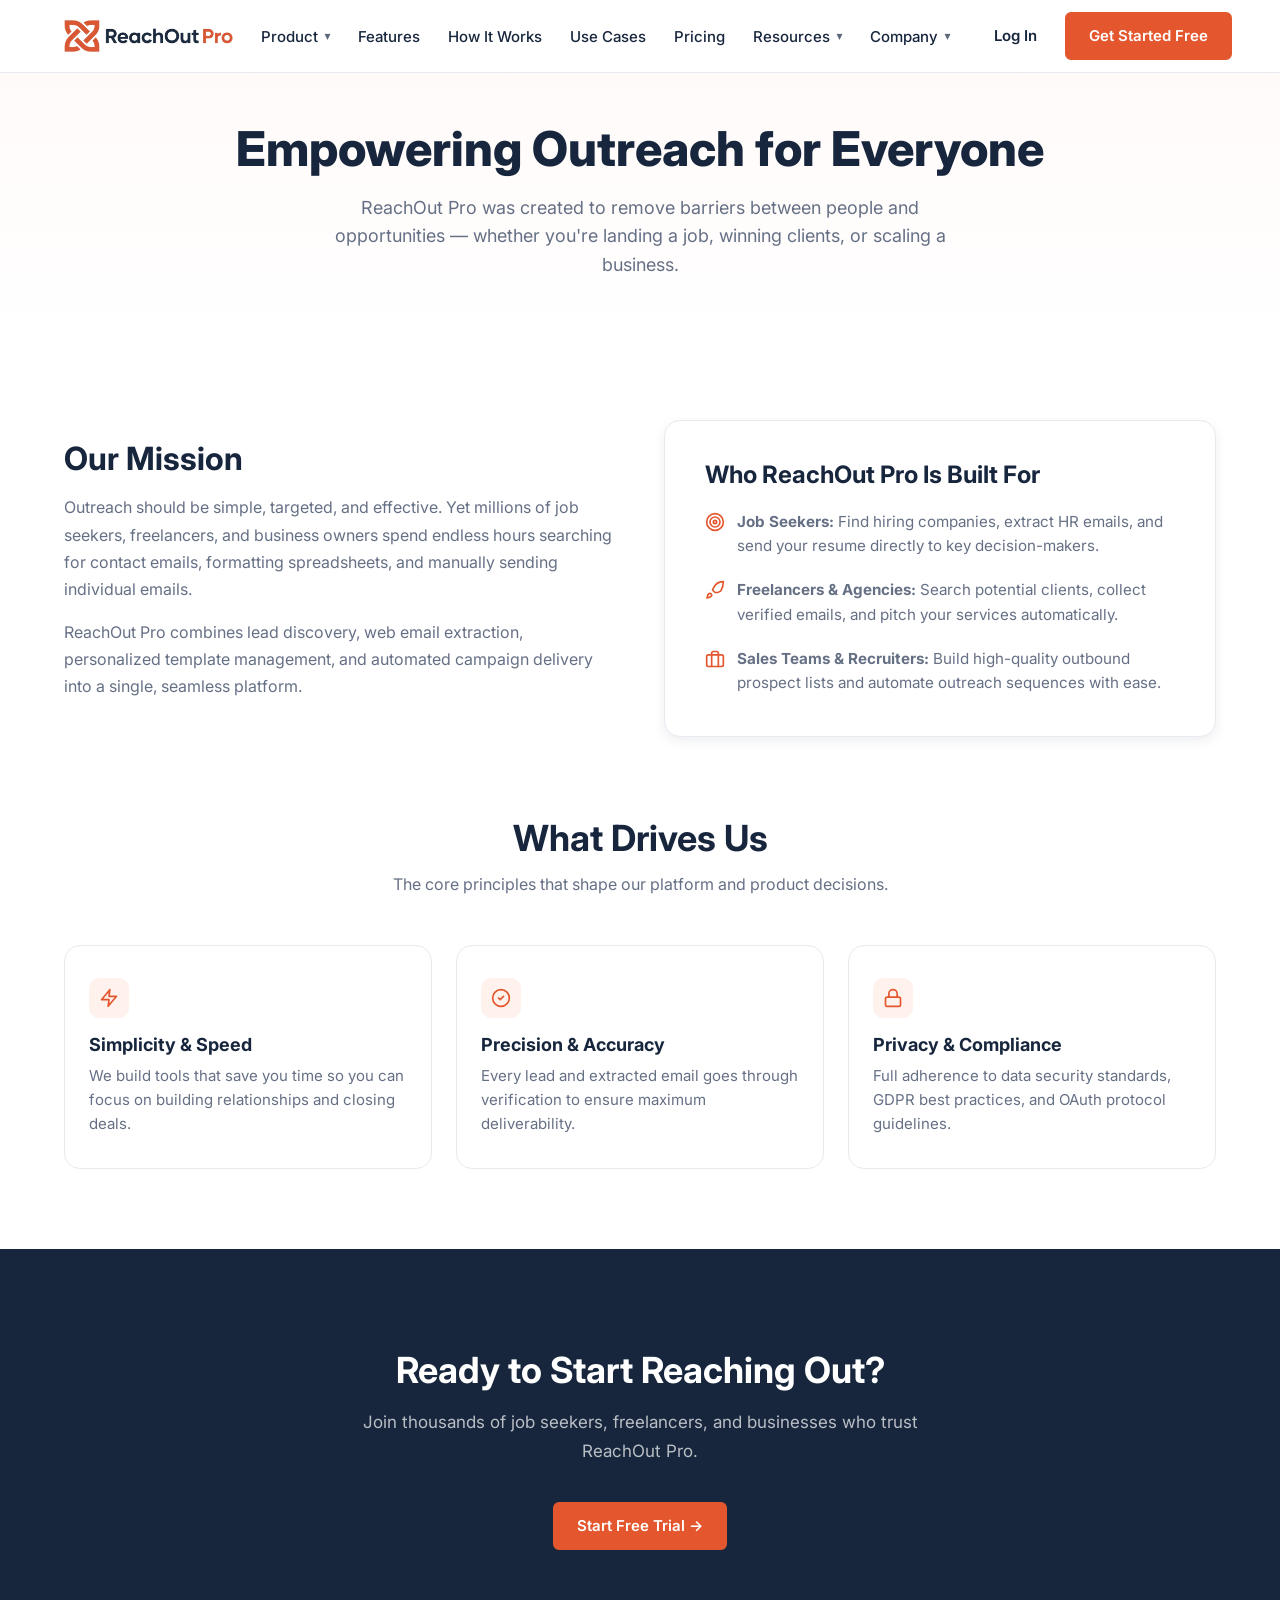
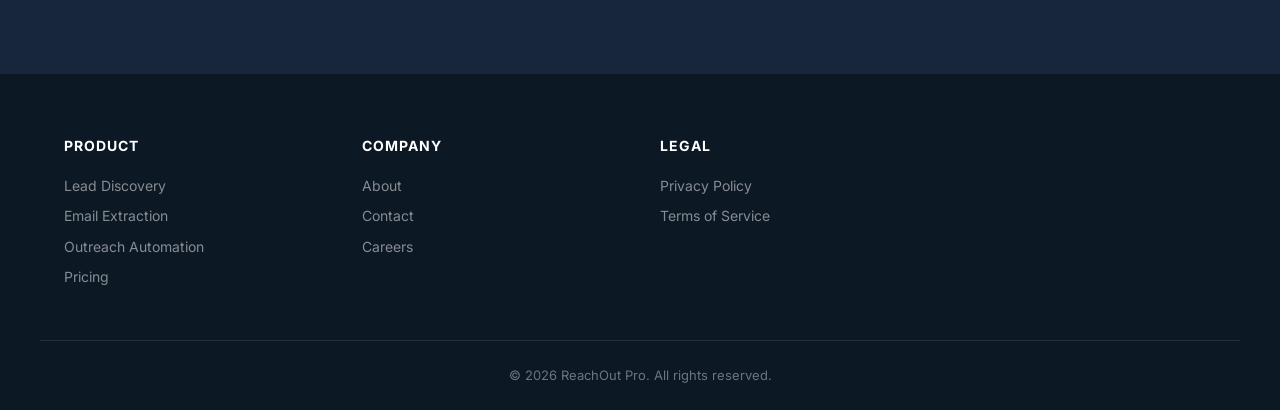
<file: about.html>
<!DOCTYPE html>
<html lang="en">
<head>
  <meta charset="UTF-8" />
  <meta name="viewport" content="width=device-width, initial-scale=1.0" />
  <title>About Us — ReachOut Pro</title>
  <meta name="description" content="Learn about ReachOut Pro — the all-in-one outreach platform designed to empower job seekers, freelancers, recruiters, and businesses." />
  <!-- Canonical URL -->
  <link rel="canonical" href="https://reachoutpro.online/about.html" />
  
  <!-- Favicons for Google Search Results & Browsers -->
  <link rel="icon" type="image/png" sizes="32x32" href="https://reachoutpro.online/assets/logo/favicon.png" />
  <link rel="icon" type="image/png" sizes="192x192" href="https://reachoutpro.online/assets/logo/favicon.png" />
  <link rel="apple-touch-icon" sizes="180x180" href="https://reachoutpro.online/assets/logo/favicon.png" />
  <link rel="shortcut icon" href="https://reachoutpro.online/assets/logo/favicon.png" />
  
  <!-- Open Graph -->
  <meta property="og:site_name" content="ReachOut Pro" />
  <meta property="og:title" content="About Us — ReachOut Pro" />
  <meta property="og:description" content="Learn about ReachOut Pro — the all-in-one outreach platform designed to empower job seekers, freelancers, recruiters, and businesses." />
  <meta property="og:url" content="https://reachoutpro.online/about.html" />
  <meta property="og:image" content="https://reachoutpro.online/assets/logo/logo.png" />
  <link rel="stylesheet" href="styles/main.css" />
  <style>
    .page-hero { padding: 120px 0 60px; background: linear-gradient(180deg, var(--bg-soft) 0%, var(--bg) 100%); text-align: center; }
    .page-hero h1 { font-size: 3rem; color: var(--navy); margin-bottom: 16px; font-weight: 800; }
    .page-hero p { font-size: 1.125rem; color: var(--text-secondary); max-width: 640px; margin: 0 auto; line-height: 1.6; }
    .about-content { padding: 80px 0; background: var(--bg); }
    .story-grid { display: grid; grid-template-columns: 1fr 1fr; gap: 48px; align-items: center; margin-bottom: 80px; }
    .story-text h2 { font-size: 2rem; color: var(--navy); margin-bottom: 16px; }
    .story-text p { font-size: 1rem; color: var(--text-secondary); line-height: 1.7; margin-bottom: 16px; }
    .values-grid { display: grid; grid-template-columns: repeat(3, 1fr); gap: 24px; margin-top: 40px; }
    .value-card { background: #fff; border: 1px solid var(--border); border-radius: var(--radius-lg); padding: 32px 24px; transition: var(--transition); }
    .value-card:hover { transform: translateY(-4px); box-shadow: var(--shadow-md); border-color: var(--orange); }
    .value-card h3 { font-size: 1.125rem; color: var(--navy); margin-bottom: 8px; }
    .value-card p { font-size: 0.9375rem; color: var(--text-secondary); line-height: 1.6; }
    @media(max-width: 960px) { .story-grid { grid-template-columns: 1fr; } .values-grid { grid-template-columns: 1fr; } }
  </style>
</head>
<body>

<!-- ===== Navbar ===== -->
<header class="navbar">
  <div class="container">
    <a href="index.html" class="logo"><img src="assets/logo/logo.png" alt="ReachOut Pro" /></a>
    <nav class="nav-links">
      <ul>
        <li class="dropdown">
          <a href="#" class="nav-item">Product <span class="arrow">▾</span></a>
          <ul class="dropdown-menu">
            <li><a href="index.html#lead-discovery">Lead Discovery</a></li>
            <li><a href="index.html#email-extraction">Email Extraction</a></li>
            <li><a href="index.html#cold-outreach">Cold Email Outreach</a></li>
            <li><a href="index.html#campaign-automation">Campaign Automation</a></li>
            <li><a href="index.html#analytics-preview">Analytics</a></li>
          </ul>
        </li>
        <li><a href="index.html#features" class="nav-item">Features</a></li>
        <li><a href="index.html#how-it-works" class="nav-item">How It Works</a></li>
        <li><a href="index.html#use-cases" class="nav-item">Use Cases</a></li>
        <li><a href="index.html#pricing" class="nav-item">Pricing</a></li>
        <li class="dropdown">
          <a href="#" class="nav-item">Resources <span class="arrow">▾</span></a>
          <ul class="dropdown-menu">
            <li><a href="blog.html">Blog</a></li>
            <li><a href="#">Guides</a></li>
            <li><a href="#">Help Center</a></li>
            <li><a href="#">Documentation</a></li>
          </ul>
        </li>
        <li class="dropdown">
          <a href="#" class="nav-item">Company <span class="arrow">▾</span></a>
          <ul class="dropdown-menu">
            <li><a href="about.html">About Us</a></li>
            <li><a href="contact.html">Contact</a></li>
            <li><a href="careers.html">Careers</a></li>
          </ul>
        </li>
      </ul>
    </nav>
    <div class="auth-actions">
      <a href="https://application.reachoutpro.online/" class="btn btn-link">Log In</a>
      <a href="https://application.reachoutpro.online/" class="btn btn-primary">Get Started Free</a>
    </div>
    <button class="hamburger" aria-label="Open menu"><span></span><span></span><span></span></button>
  </div>
</header>

<!-- ===== Page Hero ===== -->
<section class="page-hero">
  <div class="container">
    <h1>Empowering Outreach for Everyone</h1>
    <p>ReachOut Pro was created to remove barriers between people and opportunities — whether you're landing a job, winning clients, or scaling a business.</p>
  </div>
</section>

<!-- ===== About Main Content ===== -->
<section class="about-content">
  <div class="container">
    <div class="story-grid">
      <div class="story-text">
        <h2>Our Mission</h2>
        <p>Outreach should be simple, targeted, and effective. Yet millions of job seekers, freelancers, and business owners spend endless hours searching for contact emails, formatting spreadsheets, and manually sending individual emails.</p>
        <p>ReachOut Pro combines lead discovery, web email extraction, personalized template management, and automated campaign delivery into a single, seamless platform.</p>
      </div>
      <div class="story-card" style="background:#fff; border:1px solid var(--border); border-radius:var(--radius-lg); padding:40px; box-shadow:var(--shadow-md);">
        <h3 style="color:var(--navy); font-size:1.5rem; margin-bottom:20px;">Who ReachOut Pro Is Built For</h3>
        <ul style="display:flex; flex-direction:column; gap:20px; color:var(--text-secondary); font-size:0.95rem;">
          <li style="display:flex; align-items:flex-start; gap:12px;">
            <svg width="20" height="20" viewBox="0 0 24 24" fill="none" stroke="var(--orange)" stroke-width="2" stroke-linecap="round" stroke-linejoin="round" style="flex-shrink:0; margin-top:2px;"><circle cx="12" cy="12" r="10"/><circle cx="12" cy="12" r="6"/><circle cx="12" cy="12" r="2"/></svg>
            <span><strong>Job Seekers:</strong> Find hiring companies, extract HR emails, and send your resume directly to key decision-makers.</span>
          </li>
          <li style="display:flex; align-items:flex-start; gap:12px;">
            <svg width="20" height="20" viewBox="0 0 24 24" fill="none" stroke="var(--orange)" stroke-width="2" stroke-linecap="round" stroke-linejoin="round" style="flex-shrink:0; margin-top:2px;"><path d="M4.5 16.5c-1.5 1.26-2 5-2 5s3.74-.5 5-2c.71-.84.7-2.13-.09-2.91a2.18 2.18 0 0 0-2.91-.09z"/><path d="m12 15-3-3a22 22 0 0 1 2-3.95A12.88 12.88 0 0 1 22 2c0 2.72-.78 7.5-3.05 11a22.35 22.35 0 0 1-3.95 2z"/></svg>
            <span><strong>Freelancers & Agencies:</strong> Search potential clients, collect verified emails, and pitch your services automatically.</span>
          </li>
          <li style="display:flex; align-items:flex-start; gap:12px;">
            <svg width="20" height="20" viewBox="0 0 24 24" fill="none" stroke="var(--orange)" stroke-width="2" stroke-linecap="round" stroke-linejoin="round" style="flex-shrink:0; margin-top:2px;"><rect width="20" height="14" x="2" y="7" rx="2" ry="2"/><path d="M16 21V5a2 2 0 0 0-2-2h-4a2 2 0 0 0-2 2v16"/></svg>
            <span><strong>Sales Teams & Recruiters:</strong> Build high-quality outbound prospect lists and automate outreach sequences with ease.</span>
          </li>
        </ul>
      </div>
    </div>

    <h2 style="text-align:center; font-size:2.25rem; color:var(--navy); margin-bottom:12px;">What Drives Us</h2>
    <p style="text-align:center; color:var(--text-secondary); max-width:560px; margin:0 auto 48px;">The core principles that shape our platform and product decisions.</p>

    <div class="values-grid">
      <div class="value-card">
        <div style="width:40px; height:40px; background:var(--orange-light); border-radius:var(--radius-md); display:flex; align-items:center; justify-content:center; color:var(--orange); margin-bottom:16px;">
          <svg width="20" height="20" viewBox="0 0 24 24" fill="none" stroke="currentColor" stroke-width="2" stroke-linecap="round" stroke-linejoin="round"><path d="M13 2L3 14h9l-1 8 10-12h-9l1-8z"/></svg>
        </div>
        <h3>Simplicity & Speed</h3>
        <p>We build tools that save you time so you can focus on building relationships and closing deals.</p>
      </div>
      <div class="value-card">
        <div style="width:40px; height:40px; background:var(--orange-light); border-radius:var(--radius-md); display:flex; align-items:center; justify-content:center; color:var(--orange); margin-bottom:16px;">
          <svg width="20" height="20" viewBox="0 0 24 24" fill="none" stroke="currentColor" stroke-width="2" stroke-linecap="round" stroke-linejoin="round"><circle cx="12" cy="12" r="10"/><path d="m9 12 2 2 4-4"/></svg>
        </div>
        <h3>Precision & Accuracy</h3>
        <p>Every lead and extracted email goes through verification to ensure maximum deliverability.</p>
      </div>
      <div class="value-card">
        <div style="width:40px; height:40px; background:var(--orange-light); border-radius:var(--radius-md); display:flex; align-items:center; justify-content:center; color:var(--orange); margin-bottom:16px;">
          <svg width="20" height="20" viewBox="0 0 24 24" fill="none" stroke="currentColor" stroke-width="2" stroke-linecap="round" stroke-linejoin="round"><rect width="18" height="11" x="3" y="11" rx="2" ry="2"/><path d="M7 11V7a5 5 0 0 1 10 0v4"/></svg>
        </div>
        <h3>Privacy & Compliance</h3>
        <p>Full adherence to data security standards, GDPR best practices, and OAuth protocol guidelines.</p>
      </div>
    </div>
  </div>
</section>

<!-- ===== Final CTA ===== -->
<section class="final-cta">
  <div class="container">
    <h2>Ready to Start Reaching Out?</h2>
    <p>Join thousands of job seekers, freelancers, and businesses who trust ReachOut Pro.</p>
    <div class="cta-group">
      <a href="https://application.reachoutpro.online/" class="btn btn-primary">Start Free Trial →</a>
    </div>
  </div>
</section>

<!-- ===== Footer ===== -->
<footer class="site-footer">
  <div class="container footer-grid">
    <div class="footer-column">
      <h4>Product</h4>
      <ul>
        <li><a href="index.html#lead-discovery">Lead Discovery</a></li>
        <li><a href="index.html#email-extraction">Email Extraction</a></li>
        <li><a href="index.html#cold-outreach">Outreach Automation</a></li>
        <li><a href="index.html#pricing">Pricing</a></li>
      </ul>
    </div>
    <div class="footer-column">
      <h4>Company</h4>
      <ul>
        <li><a href="about.html">About</a></li>
        <li><a href="contact.html">Contact</a></li>
        <li><a href="careers.html">Careers</a></li>
      </ul>
    </div>
    <div class="footer-column">
      <h4>Legal</h4>
      <ul>
        <li><a href="#">Privacy Policy</a></li>
        <li><a href="#">Terms of Service</a></li>
      </ul>
    </div>
  </div>
  <div class="footer-bottom container">
    <p>&copy; 2026 ReachOut Pro. All rights reserved.</p>
  </div>
</footer>

<script src="scripts/main.js"></script>
</body>
</html>
</file>
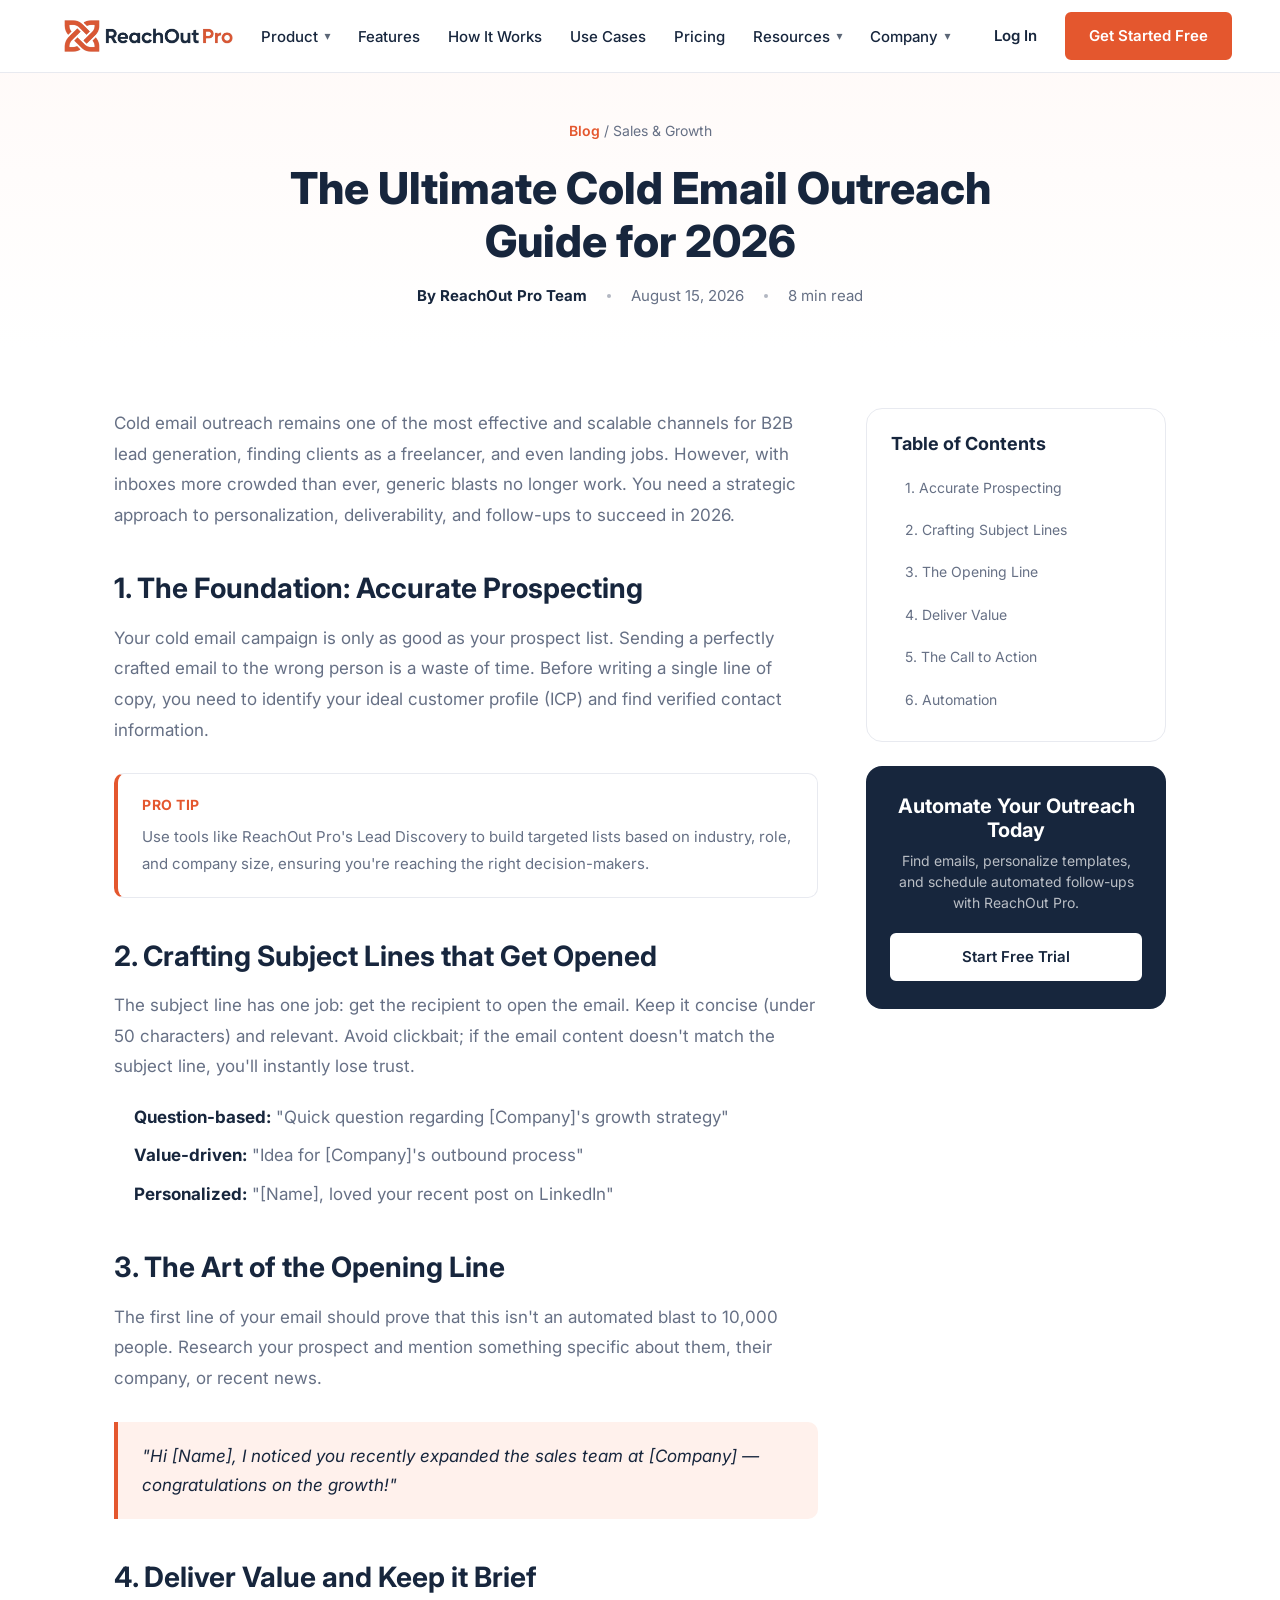
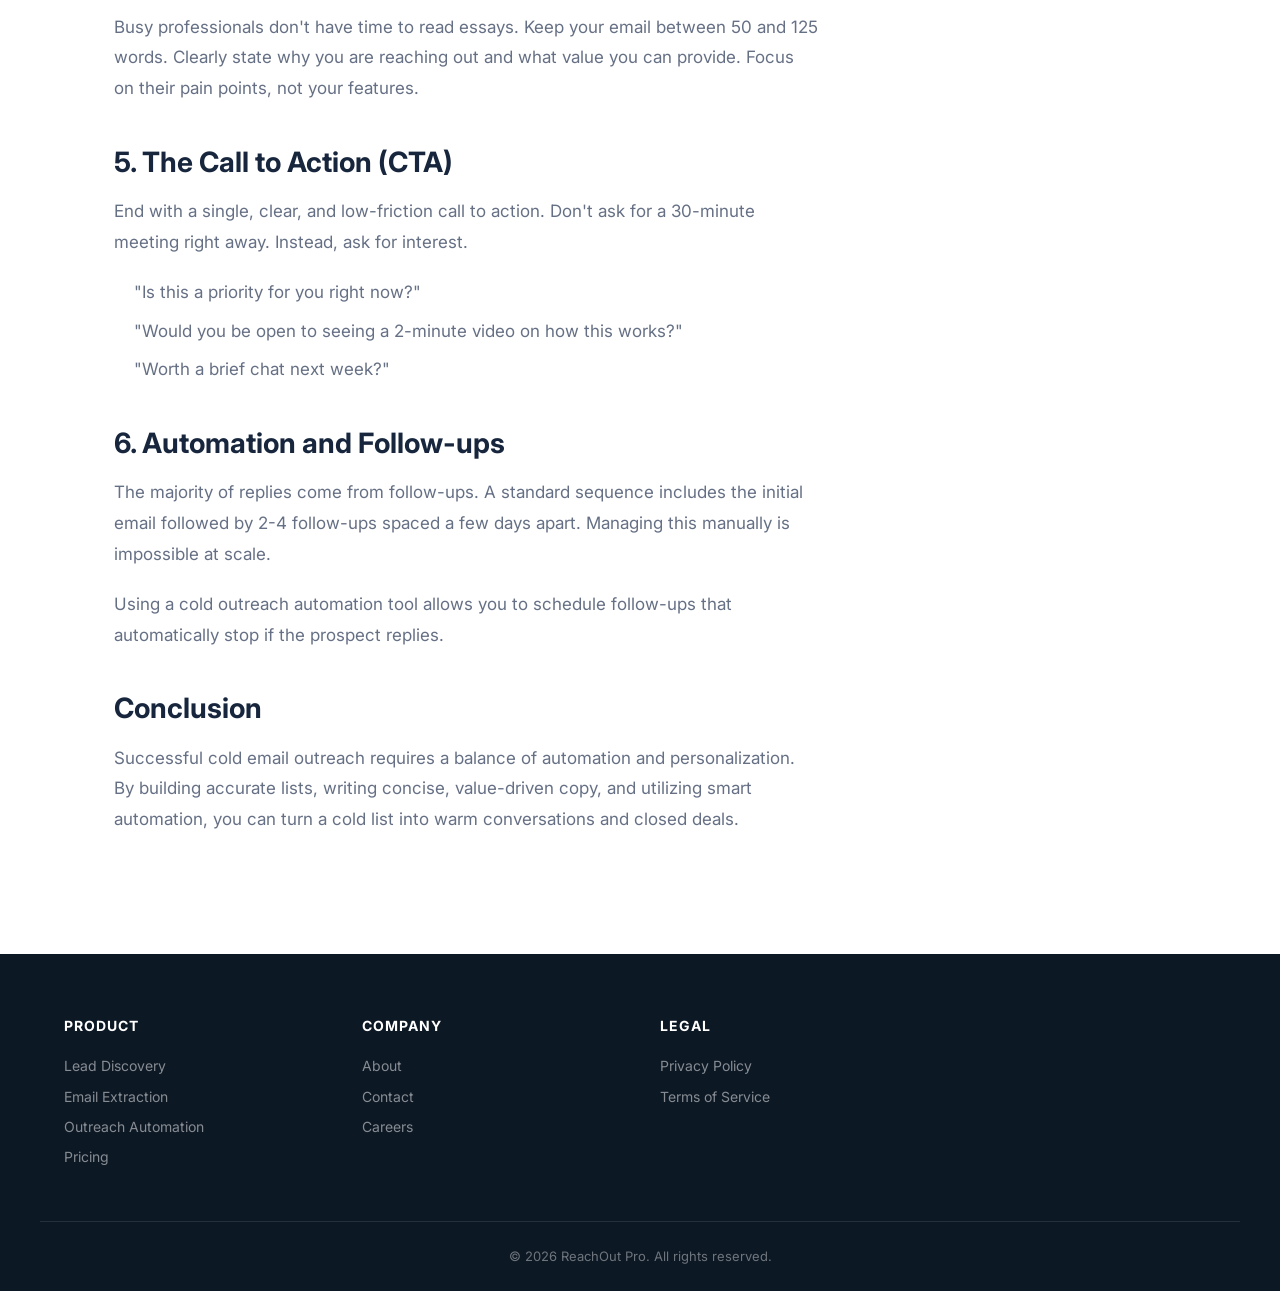
<file: blog-cold-email-guide.html>
<!DOCTYPE html>
<html lang="en">
<head>
  <meta charset="UTF-8" />
  <meta name="viewport" content="width=device-width, initial-scale=1.0" />
  <title>The Ultimate Cold Email Outreach Guide for 2026 | ReachOut Pro</title>
  <meta name="description" content="Master B2B cold email outreach with our comprehensive 2026 guide. Discover high-converting templates, personalization strategies, and deliverability tips." />
  <meta name="keywords" content="cold email, outreach, B2B sales, lead generation, email templates, deliverability, reachout pro" />
  <!-- Canonical URL -->
  <link rel="canonical" href="https://reachoutpro.online/blog-cold-email-guide.html" />
  
  <!-- Favicons for Google Search Results & Browsers -->
  <link rel="icon" type="image/png" sizes="32x32" href="https://reachoutpro.online/assets/logo/favicon.png" />
  <link rel="icon" type="image/png" sizes="192x192" href="https://reachoutpro.online/assets/logo/favicon.png" />
  <link rel="apple-touch-icon" sizes="180x180" href="https://reachoutpro.online/assets/logo/favicon.png" />
  <link rel="shortcut icon" href="https://reachoutpro.online/assets/logo/favicon.png" />
  
  <!-- Open Graph -->
  <meta property="og:site_name" content="ReachOut Pro" />
  <meta property="og:title" content="The Ultimate Cold Email Outreach Guide for 2026 | ReachOut Pro" />
  <meta property="og:description" content="Master B2B cold email outreach with our comprehensive 2026 guide. Discover high-converting templates, personalization strategies, and deliverability tips." />
  <meta property="og:url" content="https://reachoutpro.online/blog-cold-email-guide.html" />
  <meta property="og:image" content="https://reachoutpro.online/assets/logo/logo.png" />
  <link rel="stylesheet" href="styles/main.css" />
</head>
<body>

<!-- ===== Navbar ===== -->
<header class="navbar">
  <div class="container">
    <a href="index.html" class="logo"><img src="assets/logo/logo.png" alt="ReachOut Pro" /></a>
    <nav class="nav-links">
      <ul>
        <li class="dropdown">
          <a href="#" class="nav-item">Product <span class="arrow">▾</span></a>
          <ul class="dropdown-menu">
            <li><a href="index.html#lead-discovery">Lead Discovery</a></li>
            <li><a href="index.html#email-extraction">Email Extraction</a></li>
            <li><a href="index.html#cold-outreach">Cold Email Outreach</a></li>
            <li><a href="index.html#campaign-automation">Campaign Automation</a></li>
            <li><a href="index.html#analytics-preview">Analytics</a></li>
          </ul>
        </li>
        <li><a href="index.html#features" class="nav-item">Features</a></li>
        <li><a href="index.html#how-it-works" class="nav-item">How It Works</a></li>
        <li><a href="index.html#use-cases" class="nav-item">Use Cases</a></li>
        <li><a href="index.html#pricing" class="nav-item">Pricing</a></li>
        <li class="dropdown">
          <a href="#" class="nav-item">Resources <span class="arrow">▾</span></a>
          <ul class="dropdown-menu">
            <li><a href="blog.html">Blog</a></li>
            <li><a href="#">Guides</a></li>
            <li><a href="#">Help Center</a></li>
            <li><a href="#">Documentation</a></li>
          </ul>
        </li>
        <li class="dropdown">
          <a href="#" class="nav-item">Company <span class="arrow">▾</span></a>
          <ul class="dropdown-menu">
            <li><a href="about.html">About Us</a></li>
            <li><a href="contact.html">Contact</a></li>
            <li><a href="careers.html">Careers</a></li>
          </ul>
        </li>
      </ul>
    </nav>
    <div class="auth-actions">
      <a href="https://application.reachoutpro.online/" class="btn btn-link">Log In</a>
      <a href="https://application.reachoutpro.online/" class="btn btn-primary">Get Started Free</a>
    </div>
    <button class="hamburger" aria-label="Open menu"><span></span><span></span><span></span></button>
  </div>
</header>

<!-- ===== Post Hero ===== -->
<section class="post-hero">
  <div class="container">
    <div class="breadcrumb">
      <a href="blog.html">Blog</a> / Sales & Growth
    </div>
    <h1>The Ultimate Cold Email Outreach Guide for 2026</h1>
    <div class="post-meta">
      <span class="author">By ReachOut Pro Team</span>
      <span class="dot"></span>
      <span>August 15, 2026</span>
      <span class="dot"></span>
      <span>8 min read</span>
    </div>
  </div>
</section>

<!-- ===== Post Content ===== -->
<section class="post-content-section">
  <div class="container post-layout">
    
    <!-- Main Content -->
    <article class="post-body">
      <p>Cold email outreach remains one of the most effective and scalable channels for B2B lead generation, finding clients as a freelancer, and even landing jobs. However, with inboxes more crowded than ever, generic blasts no longer work. You need a strategic approach to personalization, deliverability, and follow-ups to succeed in 2026.</p>
      
      <h2 id="1-the-foundation-accurate-prospecting">1. The Foundation: Accurate Prospecting</h2>
      <p>Your cold email campaign is only as good as your prospect list. Sending a perfectly crafted email to the wrong person is a waste of time. Before writing a single line of copy, you need to identify your ideal customer profile (ICP) and find verified contact information.</p>
      
      <div class="tip-box">
        <strong>Pro Tip</strong>
        <p>Use tools like ReachOut Pro's <a href="index.html#lead-discovery">Lead Discovery</a> to build targeted lists based on industry, role, and company size, ensuring you're reaching the right decision-makers.</p>
      </div>

      <h2 id="2-crafting-subject-lines-that-get-opened">2. Crafting Subject Lines that Get Opened</h2>
      <p>The subject line has one job: get the recipient to open the email. Keep it concise (under 50 characters) and relevant. Avoid clickbait; if the email content doesn't match the subject line, you'll instantly lose trust.</p>
      <ul>
        <li><strong>Question-based:</strong> "Quick question regarding [Company]'s growth strategy"</li>
        <li><strong>Value-driven:</strong> "Idea for [Company]'s outbound process"</li>
        <li><strong>Personalized:</strong> "[Name], loved your recent post on LinkedIn"</li>
      </ul>

      <h2 id="3-the-art-of-the-opening-line">3. The Art of the Opening Line</h2>
      <p>The first line of your email should prove that this isn't an automated blast to 10,000 people. Research your prospect and mention something specific about them, their company, or recent news.</p>
      <blockquote>
        "Hi [Name], I noticed you recently expanded the sales team at [Company] — congratulations on the growth!"
      </blockquote>

      <h2 id="4-deliver-value-and-keep-it-brief">4. Deliver Value and Keep it Brief</h2>
      <p>Busy professionals don't have time to read essays. Keep your email between 50 and 125 words. Clearly state why you are reaching out and what value you can provide. Focus on their pain points, not your features.</p>
      
      <h2 id="5-the-call-to-action-cta">5. The Call to Action (CTA)</h2>
      <p>End with a single, clear, and low-friction call to action. Don't ask for a 30-minute meeting right away. Instead, ask for interest.</p>
      <ul>
        <li>"Is this a priority for you right now?"</li>
        <li>"Would you be open to seeing a 2-minute video on how this works?"</li>
        <li>"Worth a brief chat next week?"</li>
      </ul>

      <h2 id="6-automation-and-follow-ups">6. Automation and Follow-ups</h2>
      <p>The majority of replies come from follow-ups. A standard sequence includes the initial email followed by 2-4 follow-ups spaced a few days apart. Managing this manually is impossible at scale.</p>
      <p>Using a <a href="index.html#cold-outreach">cold outreach automation tool</a> allows you to schedule follow-ups that automatically stop if the prospect replies.</p>
      
      <h2>Conclusion</h2>
      <p>Successful cold email outreach requires a balance of automation and personalization. By building accurate lists, writing concise, value-driven copy, and utilizing smart automation, you can turn a cold list into warm conversations and closed deals.</p>
    </article>

    <!-- Sidebar -->
    <aside class="post-sidebar">
      <div class="sidebar-card">
        <h3>Table of Contents</h3>
        <div class="toc-list">
          <a href="#1-the-foundation-accurate-prospecting">1. Accurate Prospecting</a>
          <a href="#2-crafting-subject-lines-that-get-opened">2. Crafting Subject Lines</a>
          <a href="#3-the-art-of-the-opening-line">3. The Opening Line</a>
          <a href="#4-deliver-value-and-keep-it-brief">4. Deliver Value</a>
          <a href="#5-the-call-to-action-cta">5. The Call to Action</a>
          <a href="#6-automation-and-follow-ups">6. Automation</a>
        </div>
      </div>
      <div class="sidebar-cta">
        <h3>Automate Your Outreach Today</h3>
        <p>Find emails, personalize templates, and schedule automated follow-ups with ReachOut Pro.</p>
        <a href="https://application.reachoutpro.online/" class="btn btn-primary" style="background:#fff;color:var(--navy);border-color:#fff;">Start Free Trial</a>
      </div>
    </aside>
    
  </div>
</section>

<!-- ===== Footer ===== -->
<footer class="site-footer">
  <div class="container footer-grid">
    <div class="footer-column">
      <h4>Product</h4>
      <ul>
        <li><a href="index.html#lead-discovery">Lead Discovery</a></li>
        <li><a href="index.html#email-extraction">Email Extraction</a></li>
        <li><a href="index.html#cold-outreach">Outreach Automation</a></li>
        <li><a href="index.html#pricing">Pricing</a></li>
      </ul>
    </div>
    <div class="footer-column">
      <h4>Company</h4>
      <ul>
        <li><a href="about.html">About</a></li>
        <li><a href="contact.html">Contact</a></li>
        <li><a href="careers.html">Careers</a></li>
      </ul>
    </div>
    <div class="footer-column">
      <h4>Legal</h4>
      <ul>
        <li><a href="#">Privacy Policy</a></li>
        <li><a href="#">Terms of Service</a></li>
      </ul>
    </div>
  </div>
  <div class="footer-bottom container">
    <p>&copy; 2026 ReachOut Pro. All rights reserved.</p>
  </div>
</footer>

<script src="scripts/main.js"></script>
</body>
</html>
</file>
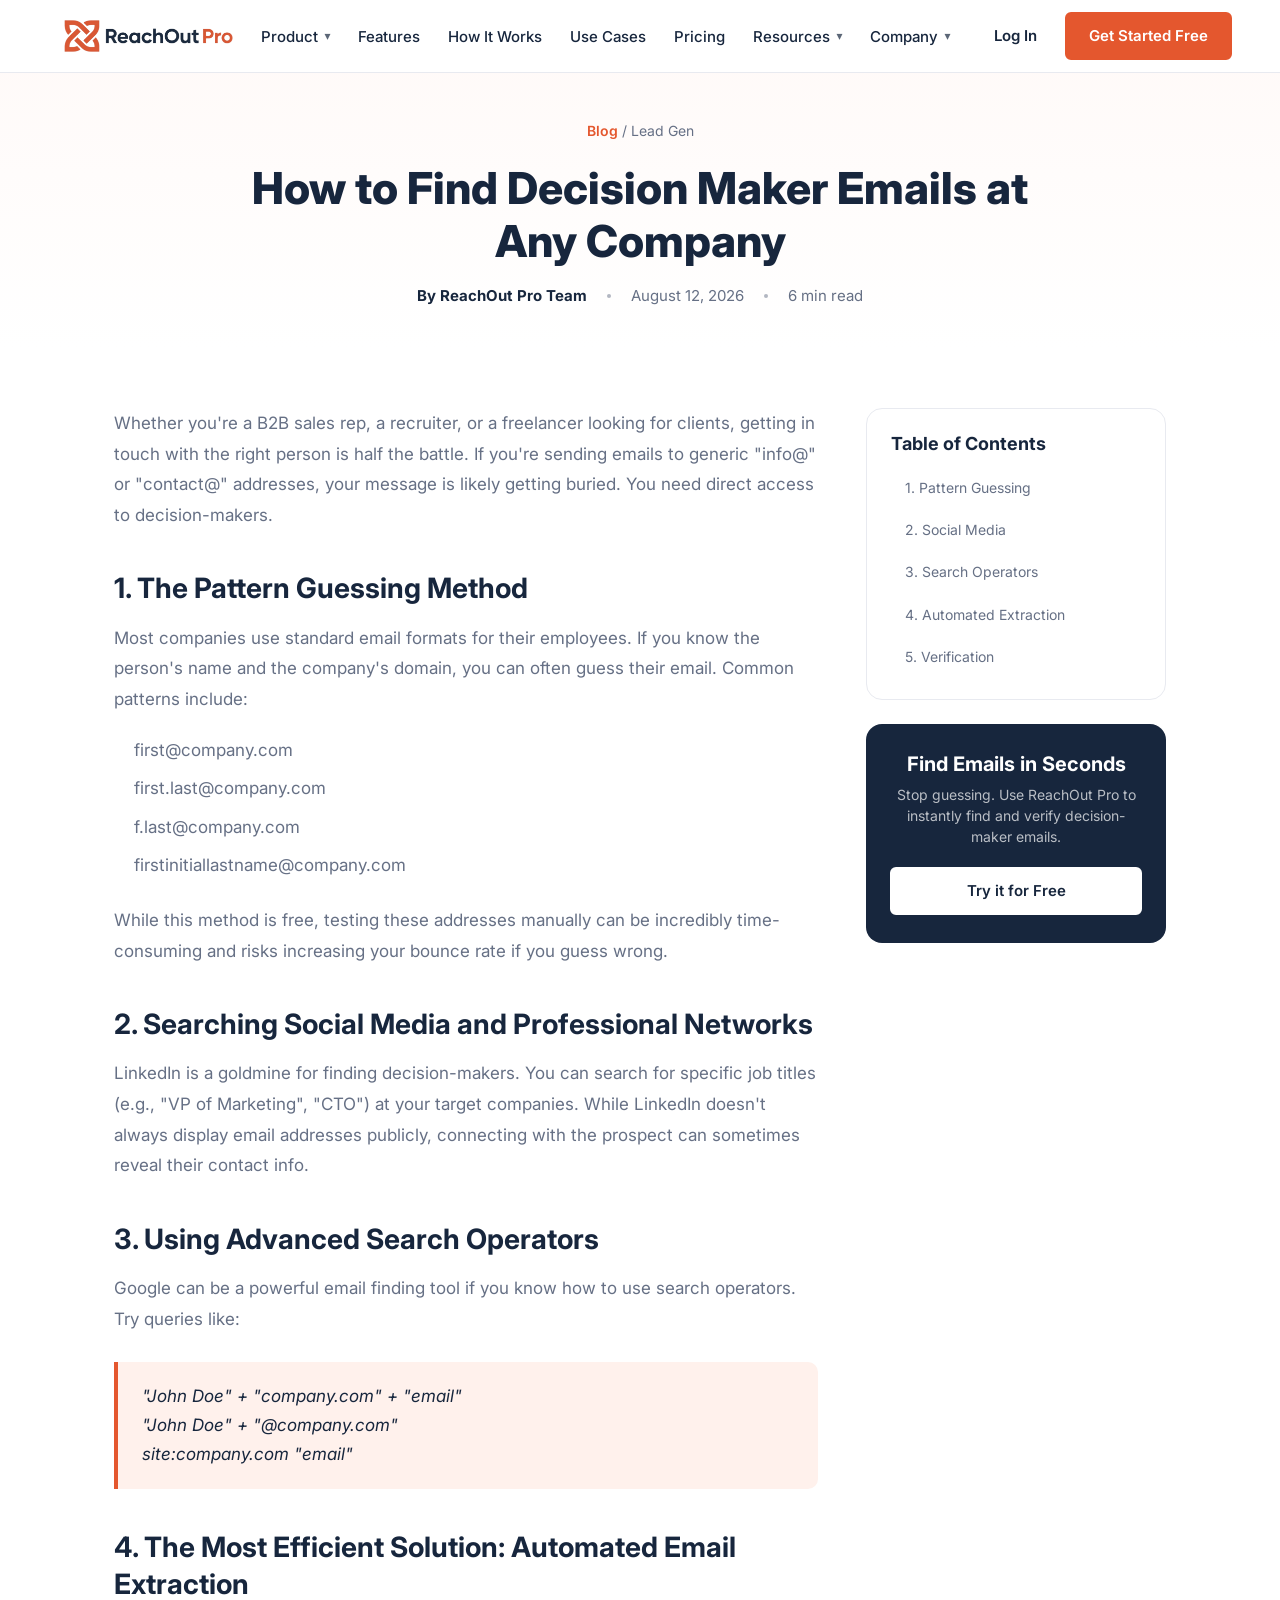
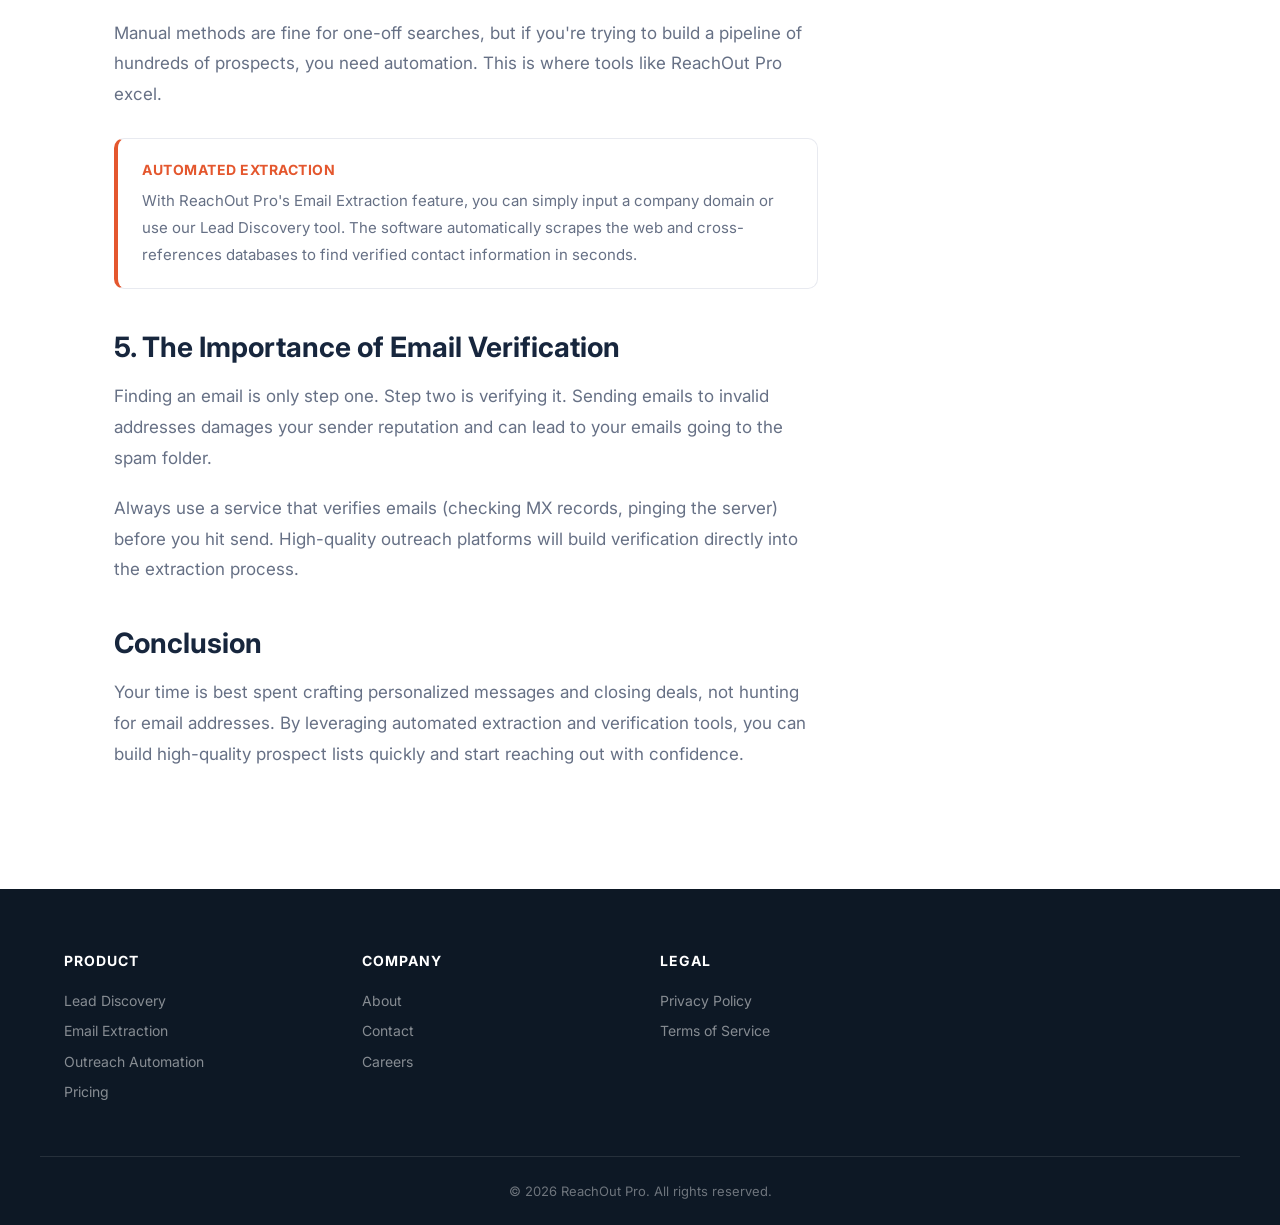
<file: blog-find-company-emails.html>
<!DOCTYPE html>
<html lang="en">
<head>
  <meta charset="UTF-8" />
  <meta name="viewport" content="width=device-width, initial-scale=1.0" />
  <title>How to Find Decision Maker Emails at Any Company | ReachOut Pro</title>
  <meta name="description" content="Stop guessing email addresses. Learn reliable methods and tools to find and verify contact information for decision-makers at any company." />
  <meta name="keywords" content="find emails, email finder, email extraction, B2B lead generation, contact info, reachout pro" />
  <!-- Canonical URL -->
  <link rel="canonical" href="https://reachoutpro.online/blog-find-company-emails.html" />
  
  <!-- Favicons for Google Search Results & Browsers -->
  <link rel="icon" type="image/png" sizes="32x32" href="https://reachoutpro.online/assets/logo/favicon.png" />
  <link rel="icon" type="image/png" sizes="192x192" href="https://reachoutpro.online/assets/logo/favicon.png" />
  <link rel="apple-touch-icon" sizes="180x180" href="https://reachoutpro.online/assets/logo/favicon.png" />
  <link rel="shortcut icon" href="https://reachoutpro.online/assets/logo/favicon.png" />
  
  <!-- Open Graph -->
  <meta property="og:site_name" content="ReachOut Pro" />
  <meta property="og:title" content="How to Find Decision Maker Emails at Any Company | ReachOut Pro" />
  <meta property="og:description" content="Stop guessing email addresses. Learn reliable methods and tools to find and verify contact information for decision-makers at any company." />
  <meta property="og:url" content="https://reachoutpro.online/blog-find-company-emails.html" />
  <meta property="og:image" content="https://reachoutpro.online/assets/logo/logo.png" />
  <link rel="stylesheet" href="styles/main.css" />
</head>
<body>

<!-- ===== Navbar ===== -->
<header class="navbar">
  <div class="container">
    <a href="index.html" class="logo"><img src="assets/logo/logo.png" alt="ReachOut Pro" /></a>
    <nav class="nav-links">
      <ul>
        <li class="dropdown">
          <a href="#" class="nav-item">Product <span class="arrow">▾</span></a>
          <ul class="dropdown-menu">
            <li><a href="index.html#lead-discovery">Lead Discovery</a></li>
            <li><a href="index.html#email-extraction">Email Extraction</a></li>
            <li><a href="index.html#cold-outreach">Cold Email Outreach</a></li>
            <li><a href="index.html#campaign-automation">Campaign Automation</a></li>
            <li><a href="index.html#analytics-preview">Analytics</a></li>
          </ul>
        </li>
        <li><a href="index.html#features" class="nav-item">Features</a></li>
        <li><a href="index.html#how-it-works" class="nav-item">How It Works</a></li>
        <li><a href="index.html#use-cases" class="nav-item">Use Cases</a></li>
        <li><a href="index.html#pricing" class="nav-item">Pricing</a></li>
        <li class="dropdown">
          <a href="#" class="nav-item">Resources <span class="arrow">▾</span></a>
          <ul class="dropdown-menu">
            <li><a href="blog.html">Blog</a></li>
            <li><a href="#">Guides</a></li>
            <li><a href="#">Help Center</a></li>
            <li><a href="#">Documentation</a></li>
          </ul>
        </li>
        <li class="dropdown">
          <a href="#" class="nav-item">Company <span class="arrow">▾</span></a>
          <ul class="dropdown-menu">
            <li><a href="about.html">About Us</a></li>
            <li><a href="contact.html">Contact</a></li>
            <li><a href="careers.html">Careers</a></li>
          </ul>
        </li>
      </ul>
    </nav>
    <div class="auth-actions">
      <a href="https://application.reachoutpro.online/" class="btn btn-link">Log In</a>
      <a href="https://application.reachoutpro.online/" class="btn btn-primary">Get Started Free</a>
    </div>
    <button class="hamburger" aria-label="Open menu"><span></span><span></span><span></span></button>
  </div>
</header>

<!-- ===== Post Hero ===== -->
<section class="post-hero">
  <div class="container">
    <div class="breadcrumb">
      <a href="blog.html">Blog</a> / Lead Gen
    </div>
    <h1>How to Find Decision Maker Emails at Any Company</h1>
    <div class="post-meta">
      <span class="author">By ReachOut Pro Team</span>
      <span class="dot"></span>
      <span>August 12, 2026</span>
      <span class="dot"></span>
      <span>6 min read</span>
    </div>
  </div>
</section>

<!-- ===== Post Content ===== -->
<section class="post-content-section">
  <div class="container post-layout">
    
    <!-- Main Content -->
    <article class="post-body">
      <p>Whether you're a B2B sales rep, a recruiter, or a freelancer looking for clients, getting in touch with the right person is half the battle. If you're sending emails to generic "info@" or "contact@" addresses, your message is likely getting buried. You need direct access to decision-makers.</p>
      
      <h2 id="1-the-pattern-guessing-method">1. The Pattern Guessing Method</h2>
      <p>Most companies use standard email formats for their employees. If you know the person's name and the company's domain, you can often guess their email. Common patterns include:</p>
      <ul>
        <li>first@company.com</li>
        <li>first.last@company.com</li>
        <li>f.last@company.com</li>
        <li>firstinitiallastname@company.com</li>
      </ul>
      <p>While this method is free, testing these addresses manually can be incredibly time-consuming and risks increasing your bounce rate if you guess wrong.</p>
      
      <h2 id="2-searching-social-media-and-professional-networks">2. Searching Social Media and Professional Networks</h2>
      <p>LinkedIn is a goldmine for finding decision-makers. You can search for specific job titles (e.g., "VP of Marketing", "CTO") at your target companies. While LinkedIn doesn't always display email addresses publicly, connecting with the prospect can sometimes reveal their contact info.</p>

      <h2 id="3-using-advanced-search-operators">3. Using Advanced Search Operators</h2>
      <p>Google can be a powerful email finding tool if you know how to use search operators. Try queries like:</p>
      <blockquote>
        "John Doe" + "company.com" + "email"<br>
        "John Doe" + "@company.com"<br>
        site:company.com "email"
      </blockquote>

      <h2 id="4-the-most-efficient-solution-automated-email-extraction">4. The Most Efficient Solution: Automated Email Extraction</h2>
      <p>Manual methods are fine for one-off searches, but if you're trying to build a pipeline of hundreds of prospects, you need automation. This is where tools like ReachOut Pro excel.</p>
      
      <div class="tip-box">
        <strong>Automated Extraction</strong>
        <p>With ReachOut Pro's <a href="index.html#email-extraction">Email Extraction</a> feature, you can simply input a company domain or use our Lead Discovery tool. The software automatically scrapes the web and cross-references databases to find verified contact information in seconds.</p>
      </div>

      <h2 id="5-the-importance-of-email-verification">5. The Importance of Email Verification</h2>
      <p>Finding an email is only step one. Step two is verifying it. Sending emails to invalid addresses damages your sender reputation and can lead to your emails going to the spam folder.</p>
      <p>Always use a service that verifies emails (checking MX records, pinging the server) before you hit send. High-quality outreach platforms will build verification directly into the extraction process.</p>
      
      <h2>Conclusion</h2>
      <p>Your time is best spent crafting personalized messages and closing deals, not hunting for email addresses. By leveraging automated extraction and verification tools, you can build high-quality prospect lists quickly and start reaching out with confidence.</p>
    </article>

    <!-- Sidebar -->
    <aside class="post-sidebar">
      <div class="sidebar-card">
        <h3>Table of Contents</h3>
        <div class="toc-list">
          <a href="#1-the-pattern-guessing-method">1. Pattern Guessing</a>
          <a href="#2-searching-social-media-and-professional-networks">2. Social Media</a>
          <a href="#3-using-advanced-search-operators">3. Search Operators</a>
          <a href="#4-the-most-efficient-solution-automated-email-extraction">4. Automated Extraction</a>
          <a href="#5-the-importance-of-email-verification">5. Verification</a>
        </div>
      </div>
      <div class="sidebar-cta">
        <h3>Find Emails in Seconds</h3>
        <p>Stop guessing. Use ReachOut Pro to instantly find and verify decision-maker emails.</p>
        <a href="https://application.reachoutpro.online/" class="btn btn-primary" style="background:#fff;color:var(--navy);border-color:#fff;">Try it for Free</a>
      </div>
    </aside>
    
  </div>
</section>

<!-- ===== Footer ===== -->
<footer class="site-footer">
  <div class="container footer-grid">
    <div class="footer-column">
      <h4>Product</h4>
      <ul>
        <li><a href="index.html#lead-discovery">Lead Discovery</a></li>
        <li><a href="index.html#email-extraction">Email Extraction</a></li>
        <li><a href="index.html#cold-outreach">Outreach Automation</a></li>
        <li><a href="index.html#pricing">Pricing</a></li>
      </ul>
    </div>
    <div class="footer-column">
      <h4>Company</h4>
      <ul>
        <li><a href="about.html">About</a></li>
        <li><a href="contact.html">Contact</a></li>
        <li><a href="careers.html">Careers</a></li>
      </ul>
    </div>
    <div class="footer-column">
      <h4>Legal</h4>
      <ul>
        <li><a href="#">Privacy Policy</a></li>
        <li><a href="#">Terms of Service</a></li>
      </ul>
    </div>
  </div>
  <div class="footer-bottom container">
    <p>&copy; 2026 ReachOut Pro. All rights reserved.</p>
  </div>
</footer>

<script src="scripts/main.js"></script>
</body>
</html>
</file>
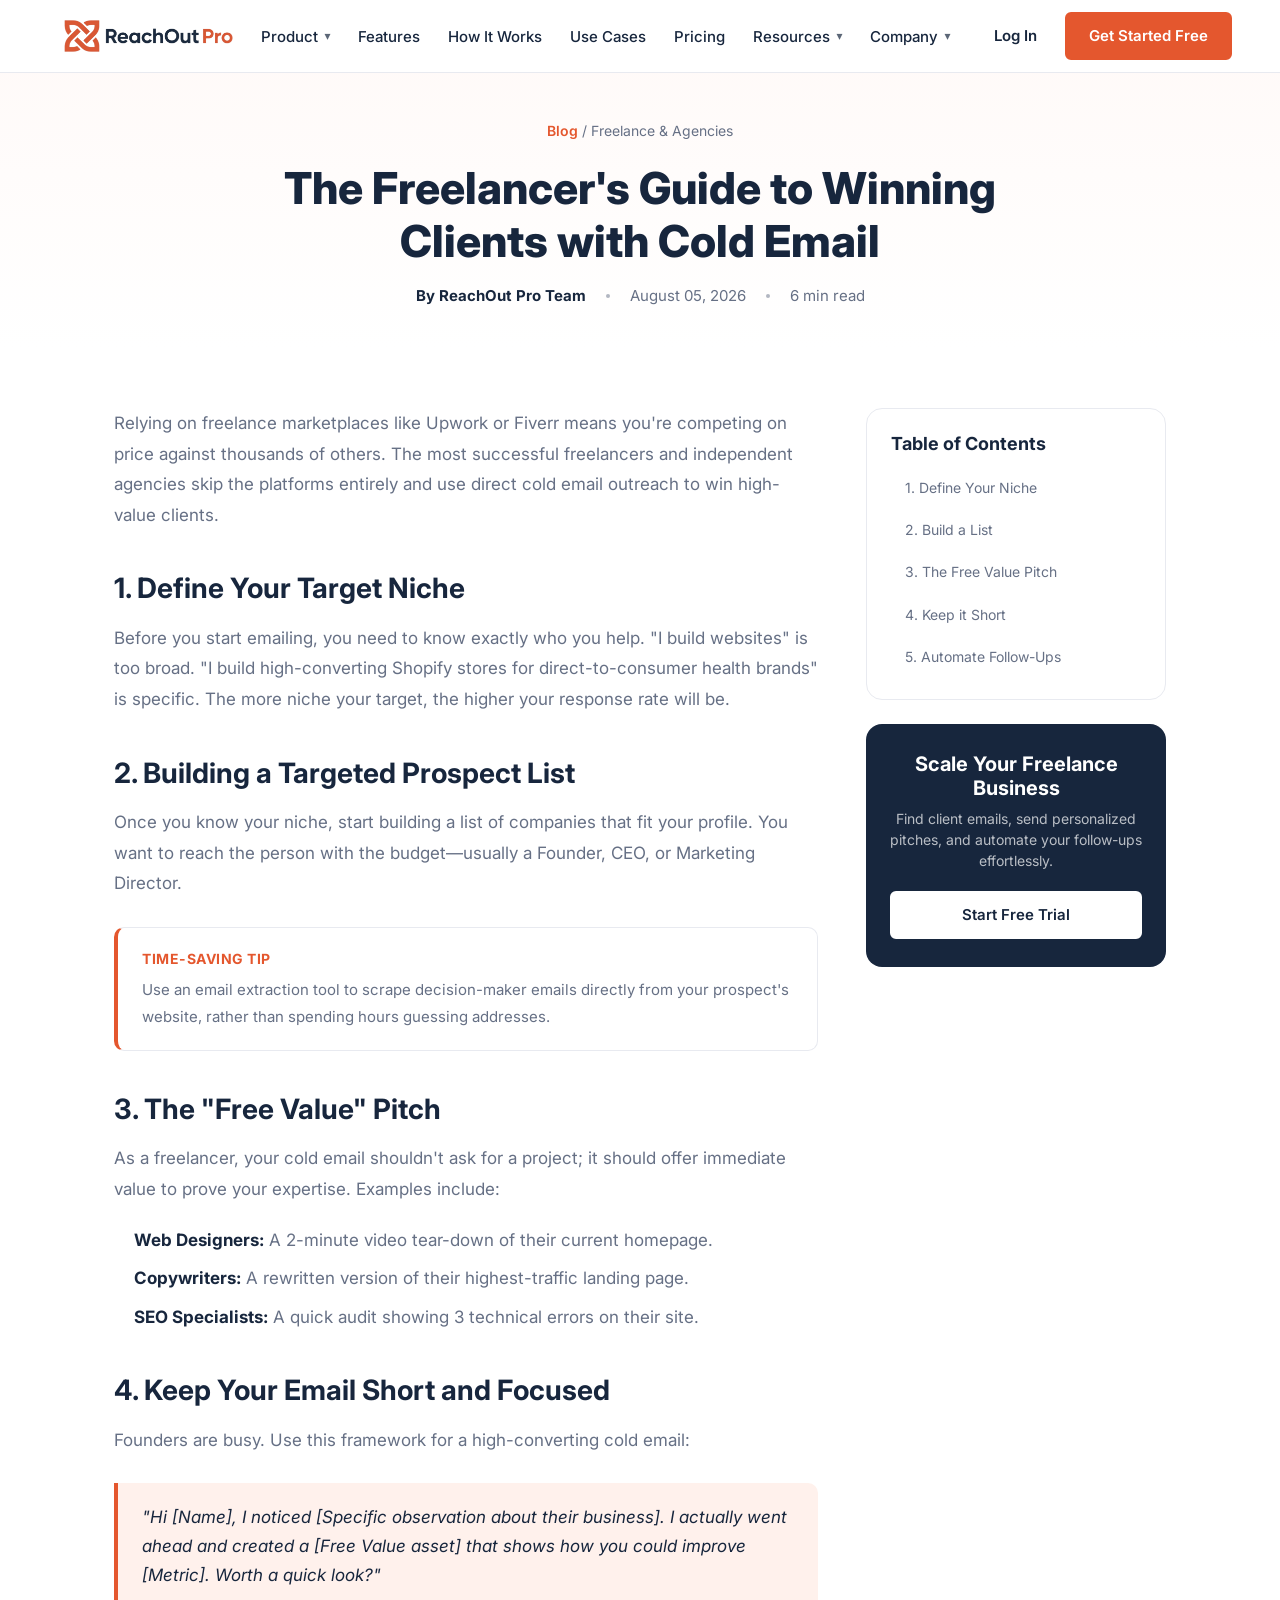
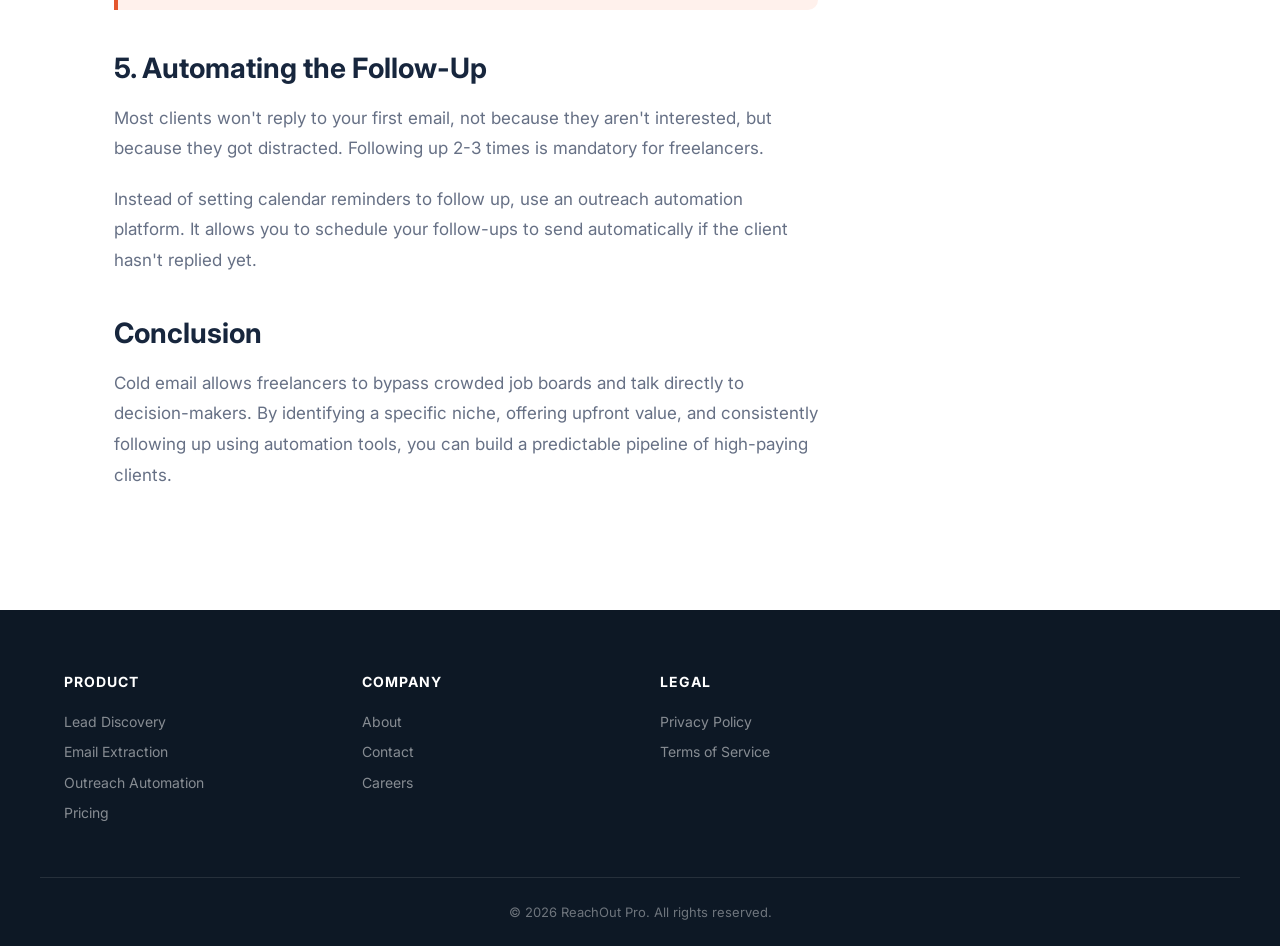
<file: blog-freelancer-outreach.html>
<!DOCTYPE html>
<html lang="en">
<head>
  <meta charset="UTF-8" />
  <meta name="viewport" content="width=device-width, initial-scale=1.0" />
  <title>The Freelancer's Guide to Client Outreach | ReachOut Pro</title>
  <meta name="description" content="Learn how freelancers and agencies can use cold email outreach to win high-paying clients, build a pipeline, and scale their business." />
  <meta name="keywords" content="freelancer outreach, client acquisition, agency leads, cold email for freelancers, find clients, reachout pro" />
  <!-- Canonical URL -->
  <link rel="canonical" href="https://reachoutpro.online/blog-freelancer-outreach.html" />
  
  <!-- Favicons for Google Search Results & Browsers -->
  <link rel="icon" type="image/png" sizes="32x32" href="https://reachoutpro.online/assets/logo/favicon.png" />
  <link rel="icon" type="image/png" sizes="192x192" href="https://reachoutpro.online/assets/logo/favicon.png" />
  <link rel="apple-touch-icon" sizes="180x180" href="https://reachoutpro.online/assets/logo/favicon.png" />
  <link rel="shortcut icon" href="https://reachoutpro.online/assets/logo/favicon.png" />
  
  <!-- Open Graph -->
  <meta property="og:site_name" content="ReachOut Pro" />
  <meta property="og:title" content="The Freelancer's Guide to Client Outreach | ReachOut Pro" />
  <meta property="og:description" content="Learn how freelancers and agencies can use cold email outreach to win high-paying clients, build a pipeline, and scale their business." />
  <meta property="og:url" content="https://reachoutpro.online/blog-freelancer-outreach.html" />
  <meta property="og:image" content="https://reachoutpro.online/assets/logo/logo.png" />
  <link rel="stylesheet" href="styles/main.css" />
</head>
<body>

<!-- ===== Navbar ===== -->
<header class="navbar">
  <div class="container">
    <a href="index.html" class="logo"><img src="assets/logo/logo.png" alt="ReachOut Pro" /></a>
    <nav class="nav-links">
      <ul>
        <li class="dropdown">
          <a href="#" class="nav-item">Product <span class="arrow">▾</span></a>
          <ul class="dropdown-menu">
            <li><a href="index.html#lead-discovery">Lead Discovery</a></li>
            <li><a href="index.html#email-extraction">Email Extraction</a></li>
            <li><a href="index.html#cold-outreach">Cold Email Outreach</a></li>
            <li><a href="index.html#campaign-automation">Campaign Automation</a></li>
            <li><a href="index.html#analytics-preview">Analytics</a></li>
          </ul>
        </li>
        <li><a href="index.html#features" class="nav-item">Features</a></li>
        <li><a href="index.html#how-it-works" class="nav-item">How It Works</a></li>
        <li><a href="index.html#use-cases" class="nav-item">Use Cases</a></li>
        <li><a href="index.html#pricing" class="nav-item">Pricing</a></li>
        <li class="dropdown">
          <a href="#" class="nav-item">Resources <span class="arrow">▾</span></a>
          <ul class="dropdown-menu">
            <li><a href="blog.html">Blog</a></li>
            <li><a href="#">Guides</a></li>
            <li><a href="#">Help Center</a></li>
            <li><a href="#">Documentation</a></li>
          </ul>
        </li>
        <li class="dropdown">
          <a href="#" class="nav-item">Company <span class="arrow">▾</span></a>
          <ul class="dropdown-menu">
            <li><a href="about.html">About Us</a></li>
            <li><a href="contact.html">Contact</a></li>
            <li><a href="careers.html">Careers</a></li>
          </ul>
        </li>
      </ul>
    </nav>
    <div class="auth-actions">
      <a href="https://application.reachoutpro.online/" class="btn btn-link">Log In</a>
      <a href="https://application.reachoutpro.online/" class="btn btn-primary">Get Started Free</a>
    </div>
    <button class="hamburger" aria-label="Open menu"><span></span><span></span><span></span></button>
  </div>
</header>

<!-- ===== Post Hero ===== -->
<section class="post-hero">
  <div class="container">
    <div class="breadcrumb">
      <a href="blog.html">Blog</a> / Freelance & Agencies
    </div>
    <h1>The Freelancer's Guide to Winning Clients with Cold Email</h1>
    <div class="post-meta">
      <span class="author">By ReachOut Pro Team</span>
      <span class="dot"></span>
      <span>August 05, 2026</span>
      <span class="dot"></span>
      <span>6 min read</span>
    </div>
  </div>
</section>

<!-- ===== Post Content ===== -->
<section class="post-content-section">
  <div class="container post-layout">
    
    <!-- Main Content -->
    <article class="post-body">
      <p>Relying on freelance marketplaces like Upwork or Fiverr means you're competing on price against thousands of others. The most successful freelancers and independent agencies skip the platforms entirely and use direct cold email outreach to win high-value clients.</p>
      
      <h2 id="1-define-your-target-niche">1. Define Your Target Niche</h2>
      <p>Before you start emailing, you need to know exactly who you help. "I build websites" is too broad. "I build high-converting Shopify stores for direct-to-consumer health brands" is specific. The more niche your target, the higher your response rate will be.</p>
      
      <h2 id="2-building-a-targeted-prospect-list">2. Building a Targeted Prospect List</h2>
      <p>Once you know your niche, start building a list of companies that fit your profile. You want to reach the person with the budget—usually a Founder, CEO, or Marketing Director.</p>

      <div class="tip-box">
        <strong>Time-Saving Tip</strong>
        <p>Use an <a href="index.html#email-extraction">email extraction tool</a> to scrape decision-maker emails directly from your prospect's website, rather than spending hours guessing addresses.</p>
      </div>

      <h2 id="3-the-free-value-pitch">3. The "Free Value" Pitch</h2>
      <p>As a freelancer, your cold email shouldn't ask for a project; it should offer immediate value to prove your expertise. Examples include:</p>
      <ul>
        <li><strong>Web Designers:</strong> A 2-minute video tear-down of their current homepage.</li>
        <li><strong>Copywriters:</strong> A rewritten version of their highest-traffic landing page.</li>
        <li><strong>SEO Specialists:</strong> A quick audit showing 3 technical errors on their site.</li>
      </ul>

      <h2 id="4-keep-your-email-short-and-focused">4. Keep Your Email Short and Focused</h2>
      <p>Founders are busy. Use this framework for a high-converting cold email:</p>
      <blockquote>
        "Hi [Name], I noticed [Specific observation about their business]. I actually went ahead and created a [Free Value asset] that shows how you could improve [Metric]. Worth a quick look?"
      </blockquote>

      <h2 id="5-automating-the-follow-up">5. Automating the Follow-Up</h2>
      <p>Most clients won't reply to your first email, not because they aren't interested, but because they got distracted. Following up 2-3 times is mandatory for freelancers.</p>
      <p>Instead of setting calendar reminders to follow up, use an <a href="index.html#campaign-automation">outreach automation platform</a>. It allows you to schedule your follow-ups to send automatically if the client hasn't replied yet.</p>
      
      <h2>Conclusion</h2>
      <p>Cold email allows freelancers to bypass crowded job boards and talk directly to decision-makers. By identifying a specific niche, offering upfront value, and consistently following up using automation tools, you can build a predictable pipeline of high-paying clients.</p>
    </article>

    <!-- Sidebar -->
    <aside class="post-sidebar">
      <div class="sidebar-card">
        <h3>Table of Contents</h3>
        <div class="toc-list">
          <a href="#1-define-your-target-niche">1. Define Your Niche</a>
          <a href="#2-building-a-targeted-prospect-list">2. Build a List</a>
          <a href="#3-the-free-value-pitch">3. The Free Value Pitch</a>
          <a href="#4-keep-your-email-short-and-focused">4. Keep it Short</a>
          <a href="#5-automating-the-follow-up">5. Automate Follow-Ups</a>
        </div>
      </div>
      <div class="sidebar-cta">
        <h3>Scale Your Freelance Business</h3>
        <p>Find client emails, send personalized pitches, and automate your follow-ups effortlessly.</p>
        <a href="https://application.reachoutpro.online/" class="btn btn-primary" style="background:#fff;color:var(--navy);border-color:#fff;">Start Free Trial</a>
      </div>
    </aside>
    
  </div>
</section>

<!-- ===== Footer ===== -->
<footer class="site-footer">
  <div class="container footer-grid">
    <div class="footer-column">
      <h4>Product</h4>
      <ul>
        <li><a href="index.html#lead-discovery">Lead Discovery</a></li>
        <li><a href="index.html#email-extraction">Email Extraction</a></li>
        <li><a href="index.html#cold-outreach">Outreach Automation</a></li>
        <li><a href="index.html#pricing">Pricing</a></li>
      </ul>
    </div>
    <div class="footer-column">
      <h4>Company</h4>
      <ul>
        <li><a href="about.html">About</a></li>
        <li><a href="contact.html">Contact</a></li>
        <li><a href="careers.html">Careers</a></li>
      </ul>
    </div>
    <div class="footer-column">
      <h4>Legal</h4>
      <ul>
        <li><a href="#">Privacy Policy</a></li>
        <li><a href="#">Terms of Service</a></li>
      </ul>
    </div>
  </div>
  <div class="footer-bottom container">
    <p>&copy; 2026 ReachOut Pro. All rights reserved.</p>
  </div>
</footer>

<script src="scripts/main.js"></script>
</body>
</html>
</file>
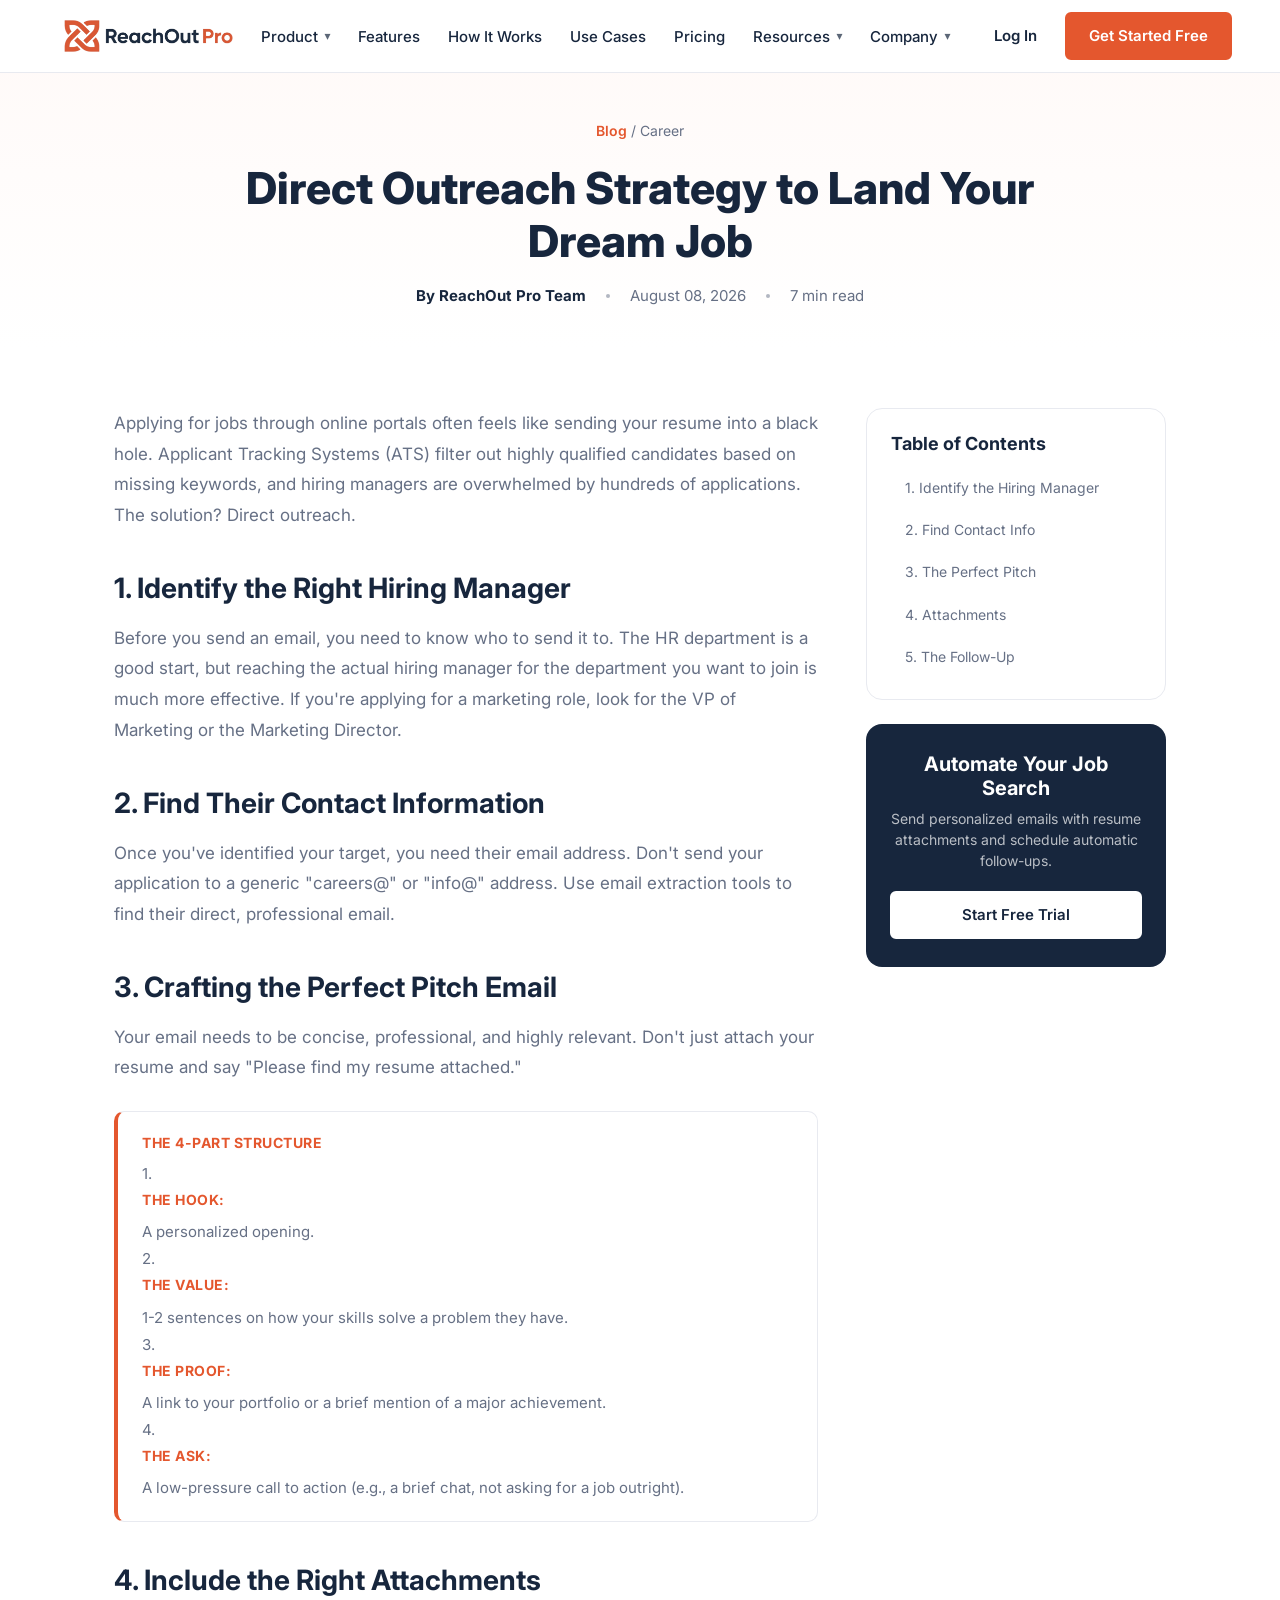
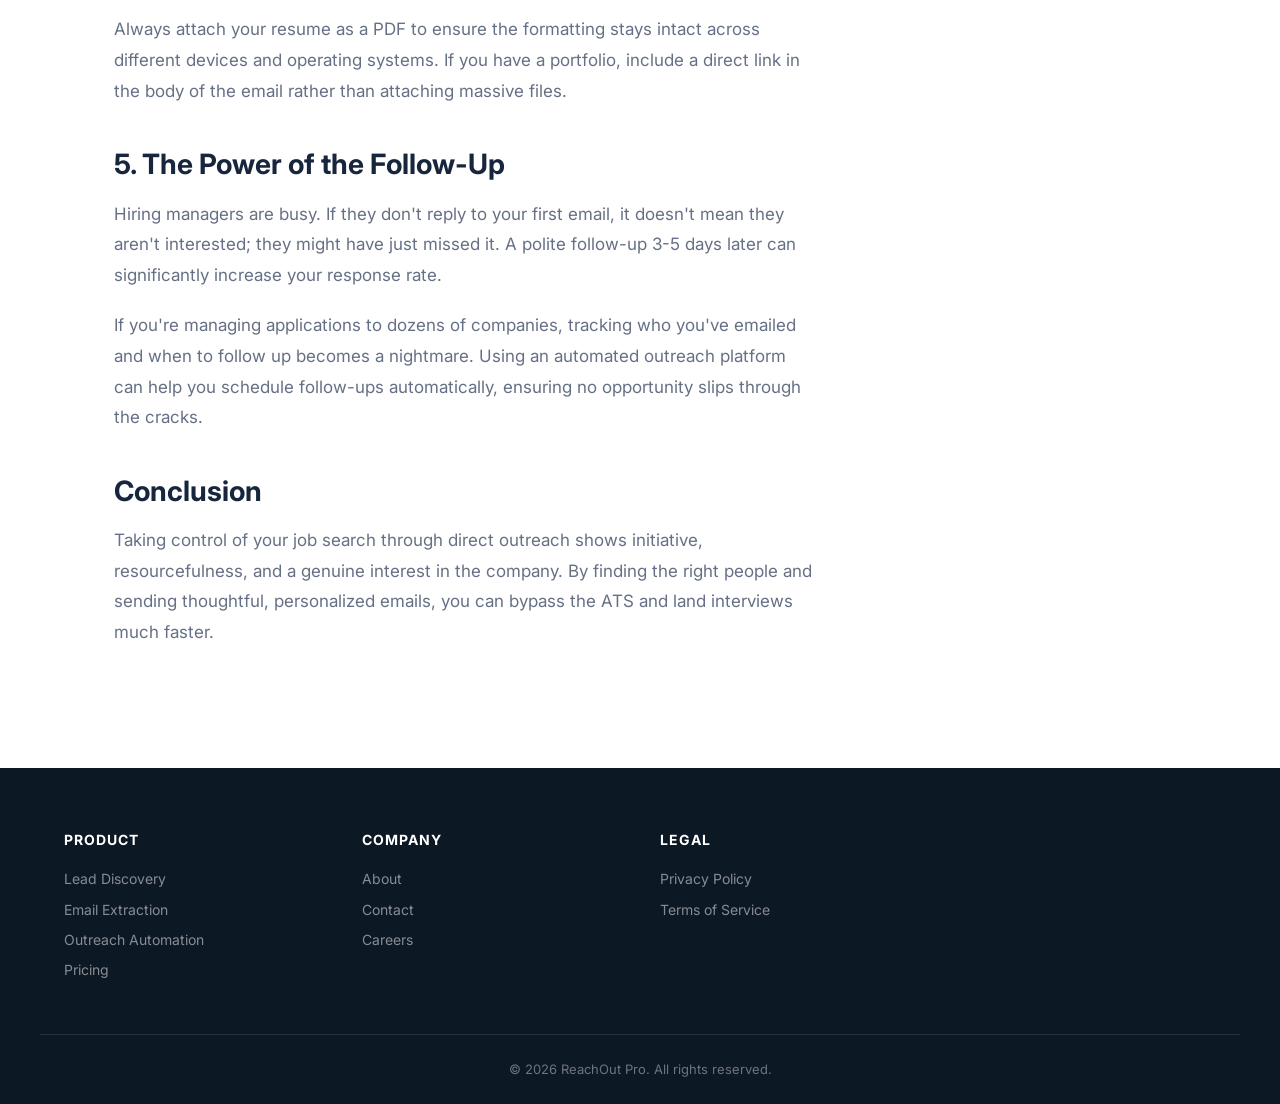
<file: blog-job-search-outreach.html>
<!DOCTYPE html>
<html lang="en">
<head>
  <meta charset="UTF-8" />
  <meta name="viewport" content="width=device-width, initial-scale=1.0" />
  <title>Direct Outreach Strategy to Land Your Dream Job | ReachOut Pro</title>
  <meta name="description" content="Skip the applicant tracking systems. Learn how to use direct email outreach to contact hiring managers and recruiters and land your dream job." />
  <meta name="keywords" content="job search, direct outreach, email recruiters, hiring managers, cover letter, resume email, reachout pro" />
  <!-- Canonical URL -->
  <link rel="canonical" href="https://reachoutpro.online/blog-job-search-outreach.html" />
  
  <!-- Favicons for Google Search Results & Browsers -->
  <link rel="icon" type="image/png" sizes="32x32" href="https://reachoutpro.online/assets/logo/favicon.png" />
  <link rel="icon" type="image/png" sizes="192x192" href="https://reachoutpro.online/assets/logo/favicon.png" />
  <link rel="apple-touch-icon" sizes="180x180" href="https://reachoutpro.online/assets/logo/favicon.png" />
  <link rel="shortcut icon" href="https://reachoutpro.online/assets/logo/favicon.png" />
  
  <!-- Open Graph -->
  <meta property="og:site_name" content="ReachOut Pro" />
  <meta property="og:title" content="Direct Outreach Strategy to Land Your Dream Job | ReachOut Pro" />
  <meta property="og:description" content="Skip the applicant tracking systems. Learn how to use direct email outreach to contact hiring managers and recruiters and land your dream job." />
  <meta property="og:url" content="https://reachoutpro.online/blog-job-search-outreach.html" />
  <meta property="og:image" content="https://reachoutpro.online/assets/logo/logo.png" />
  <link rel="stylesheet" href="styles/main.css" />
</head>
<body>

<!-- ===== Navbar ===== -->
<header class="navbar">
  <div class="container">
    <a href="index.html" class="logo"><img src="assets/logo/logo.png" alt="ReachOut Pro" /></a>
    <nav class="nav-links">
      <ul>
        <li class="dropdown">
          <a href="#" class="nav-item">Product <span class="arrow">▾</span></a>
          <ul class="dropdown-menu">
            <li><a href="index.html#lead-discovery">Lead Discovery</a></li>
            <li><a href="index.html#email-extraction">Email Extraction</a></li>
            <li><a href="index.html#cold-outreach">Cold Email Outreach</a></li>
            <li><a href="index.html#campaign-automation">Campaign Automation</a></li>
            <li><a href="index.html#analytics-preview">Analytics</a></li>
          </ul>
        </li>
        <li><a href="index.html#features" class="nav-item">Features</a></li>
        <li><a href="index.html#how-it-works" class="nav-item">How It Works</a></li>
        <li><a href="index.html#use-cases" class="nav-item">Use Cases</a></li>
        <li><a href="index.html#pricing" class="nav-item">Pricing</a></li>
        <li class="dropdown">
          <a href="#" class="nav-item">Resources <span class="arrow">▾</span></a>
          <ul class="dropdown-menu">
            <li><a href="blog.html">Blog</a></li>
            <li><a href="#">Guides</a></li>
            <li><a href="#">Help Center</a></li>
            <li><a href="#">Documentation</a></li>
          </ul>
        </li>
        <li class="dropdown">
          <a href="#" class="nav-item">Company <span class="arrow">▾</span></a>
          <ul class="dropdown-menu">
            <li><a href="about.html">About Us</a></li>
            <li><a href="contact.html">Contact</a></li>
            <li><a href="careers.html">Careers</a></li>
          </ul>
        </li>
      </ul>
    </nav>
    <div class="auth-actions">
      <a href="https://application.reachoutpro.online/" class="btn btn-link">Log In</a>
      <a href="https://application.reachoutpro.online/" class="btn btn-primary">Get Started Free</a>
    </div>
    <button class="hamburger" aria-label="Open menu"><span></span><span></span><span></span></button>
  </div>
</header>

<!-- ===== Post Hero ===== -->
<section class="post-hero">
  <div class="container">
    <div class="breadcrumb">
      <a href="blog.html">Blog</a> / Career
    </div>
    <h1>Direct Outreach Strategy to Land Your Dream Job</h1>
    <div class="post-meta">
      <span class="author">By ReachOut Pro Team</span>
      <span class="dot"></span>
      <span>August 08, 2026</span>
      <span class="dot"></span>
      <span>7 min read</span>
    </div>
  </div>
</section>

<!-- ===== Post Content ===== -->
<section class="post-content-section">
  <div class="container post-layout">
    
    <!-- Main Content -->
    <article class="post-body">
      <p>Applying for jobs through online portals often feels like sending your resume into a black hole. Applicant Tracking Systems (ATS) filter out highly qualified candidates based on missing keywords, and hiring managers are overwhelmed by hundreds of applications. The solution? Direct outreach.</p>
      
      <h2 id="1-identify-the-right-hiring-manager">1. Identify the Right Hiring Manager</h2>
      <p>Before you send an email, you need to know who to send it to. The HR department is a good start, but reaching the actual hiring manager for the department you want to join is much more effective. If you're applying for a marketing role, look for the VP of Marketing or the Marketing Director.</p>
      
      <h2 id="2-find-their-contact-information">2. Find Their Contact Information</h2>
      <p>Once you've identified your target, you need their email address. Don't send your application to a generic "careers@" or "info@" address. Use <a href="index.html#email-extraction">email extraction tools</a> to find their direct, professional email.</p>

      <h2 id="3-crafting-the-perfect-pitch-email">3. Crafting the Perfect Pitch Email</h2>
      <p>Your email needs to be concise, professional, and highly relevant. Don't just attach your resume and say "Please find my resume attached."</p>
      
      <div class="tip-box">
        <strong>The 4-Part Structure</strong>
        <p>1. <strong>The Hook:</strong> A personalized opening.<br>
           2. <strong>The Value:</strong> 1-2 sentences on how your skills solve a problem they have.<br>
           3. <strong>The Proof:</strong> A link to your portfolio or a brief mention of a major achievement.<br>
           4. <strong>The Ask:</strong> A low-pressure call to action (e.g., a brief chat, not asking for a job outright).</p>
      </div>

      <h2 id="4-include-the-right-attachments">4. Include the Right Attachments</h2>
      <p>Always attach your resume as a PDF to ensure the formatting stays intact across different devices and operating systems. If you have a portfolio, include a direct link in the body of the email rather than attaching massive files.</p>

      <h2 id="5-the-power-of-the-follow-up">5. The Power of the Follow-Up</h2>
      <p>Hiring managers are busy. If they don't reply to your first email, it doesn't mean they aren't interested; they might have just missed it. A polite follow-up 3-5 days later can significantly increase your response rate.</p>
      
      <p>If you're managing applications to dozens of companies, tracking who you've emailed and when to follow up becomes a nightmare. Using an <a href="index.html#campaign-automation">automated outreach platform</a> can help you schedule follow-ups automatically, ensuring no opportunity slips through the cracks.</p>
      
      <h2>Conclusion</h2>
      <p>Taking control of your job search through direct outreach shows initiative, resourcefulness, and a genuine interest in the company. By finding the right people and sending thoughtful, personalized emails, you can bypass the ATS and land interviews much faster.</p>
    </article>

    <!-- Sidebar -->
    <aside class="post-sidebar">
      <div class="sidebar-card">
        <h3>Table of Contents</h3>
        <div class="toc-list">
          <a href="#1-identify-the-right-hiring-manager">1. Identify the Hiring Manager</a>
          <a href="#2-find-their-contact-information">2. Find Contact Info</a>
          <a href="#3-crafting-the-perfect-pitch-email">3. The Perfect Pitch</a>
          <a href="#4-include-the-right-attachments">4. Attachments</a>
          <a href="#5-the-power-of-the-follow-up">5. The Follow-Up</a>
        </div>
      </div>
      <div class="sidebar-cta">
        <h3>Automate Your Job Search</h3>
        <p>Send personalized emails with resume attachments and schedule automatic follow-ups.</p>
        <a href="https://application.reachoutpro.online/" class="btn btn-primary" style="background:#fff;color:var(--navy);border-color:#fff;">Start Free Trial</a>
      </div>
    </aside>
    
  </div>
</section>

<!-- ===== Footer ===== -->
<footer class="site-footer">
  <div class="container footer-grid">
    <div class="footer-column">
      <h4>Product</h4>
      <ul>
        <li><a href="index.html#lead-discovery">Lead Discovery</a></li>
        <li><a href="index.html#email-extraction">Email Extraction</a></li>
        <li><a href="index.html#cold-outreach">Outreach Automation</a></li>
        <li><a href="index.html#pricing">Pricing</a></li>
      </ul>
    </div>
    <div class="footer-column">
      <h4>Company</h4>
      <ul>
        <li><a href="about.html">About</a></li>
        <li><a href="contact.html">Contact</a></li>
        <li><a href="careers.html">Careers</a></li>
      </ul>
    </div>
    <div class="footer-column">
      <h4>Legal</h4>
      <ul>
        <li><a href="#">Privacy Policy</a></li>
        <li><a href="#">Terms of Service</a></li>
      </ul>
    </div>
  </div>
  <div class="footer-bottom container">
    <p>&copy; 2026 ReachOut Pro. All rights reserved.</p>
  </div>
</footer>

<script src="scripts/main.js"></script>
</body>
</html>
</file>
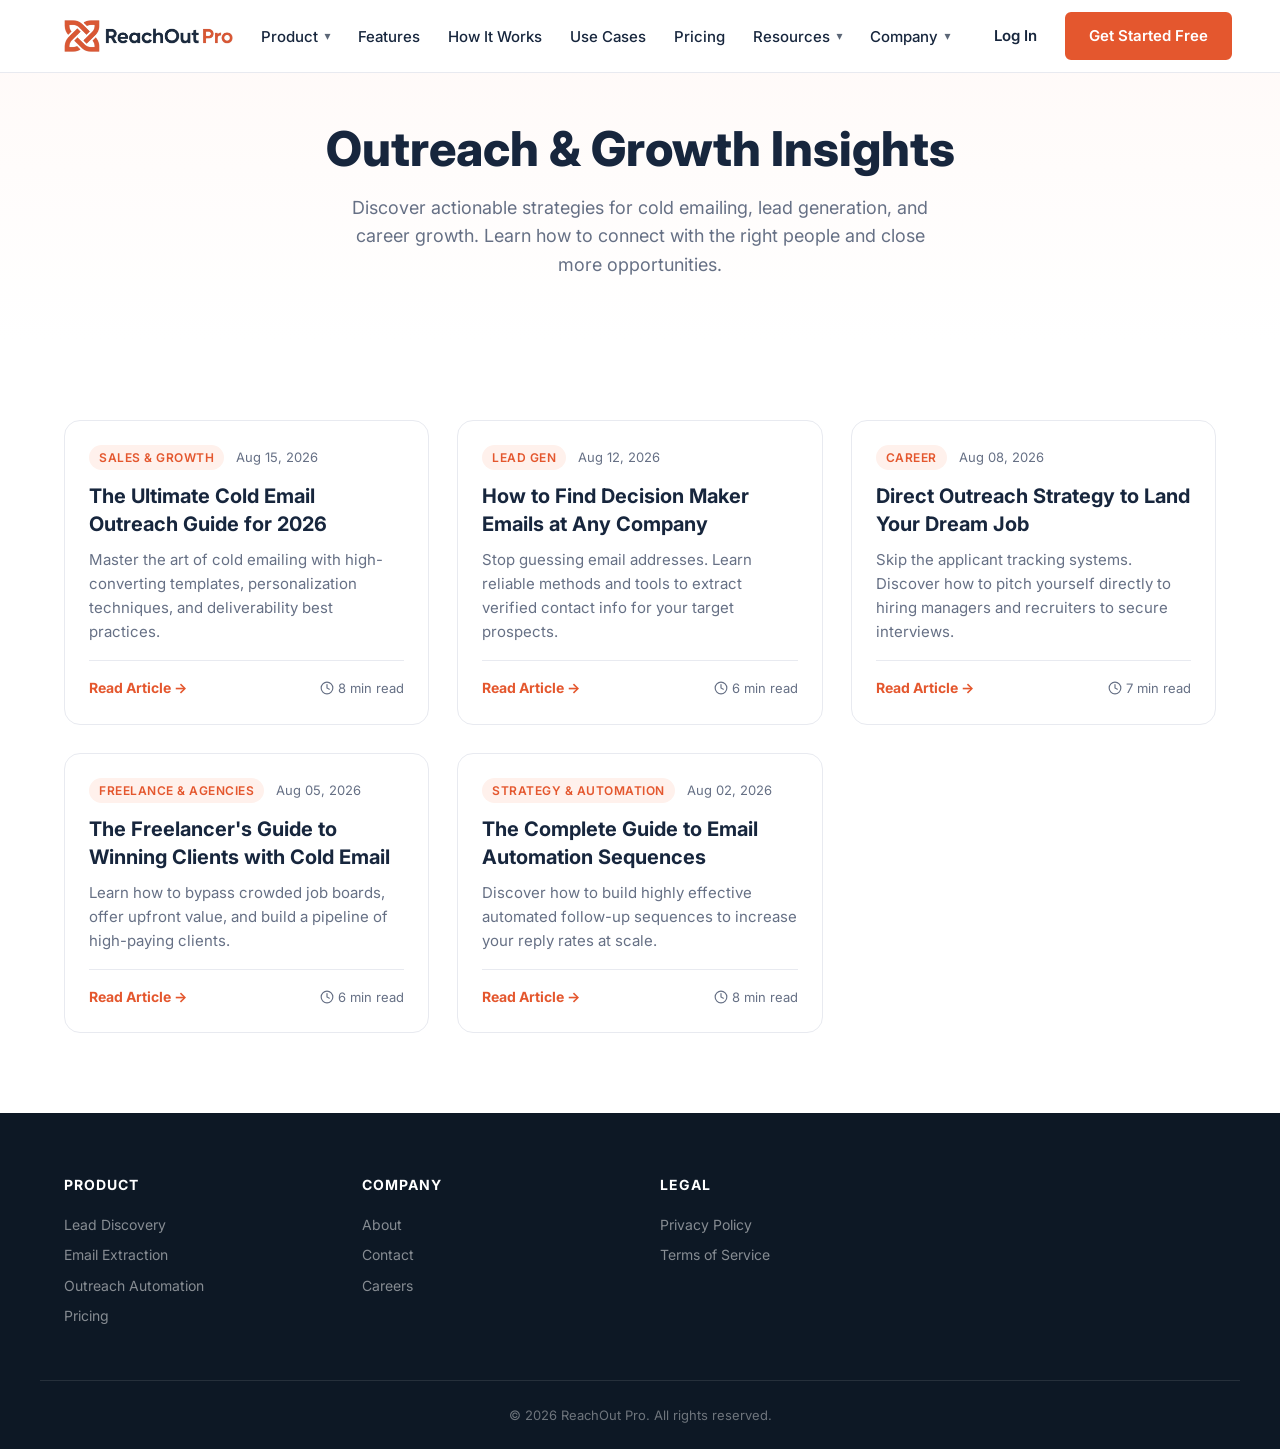
<file: blog.html>
<!DOCTYPE html>
<html lang="en">
<head>
  <meta charset="UTF-8" />
  <meta name="viewport" content="width=device-width, initial-scale=1.0" />
  <title>Outreach & Growth Blog — ReachOut Pro</title>
  <meta name="description" content="Expert tips, strategies, and guides on B2B lead generation, cold email outreach, job hunting, and freelance client acquisition to maximize your reach." />
  <!-- Canonical URL -->
  <link rel="canonical" href="https://reachoutpro.online/blog.html" />
  
  <!-- Favicons for Google Search Results & Browsers -->
  <link rel="icon" type="image/png" sizes="32x32" href="https://reachoutpro.online/assets/logo/favicon.png" />
  <link rel="icon" type="image/png" sizes="192x192" href="https://reachoutpro.online/assets/logo/favicon.png" />
  <link rel="apple-touch-icon" sizes="180x180" href="https://reachoutpro.online/assets/logo/favicon.png" />
  <link rel="shortcut icon" href="https://reachoutpro.online/assets/logo/favicon.png" />
  
  <!-- Open Graph -->
  <meta property="og:site_name" content="ReachOut Pro" />
  <meta property="og:title" content="Outreach & Growth Blog — ReachOut Pro" />
  <meta property="og:description" content="Expert tips, strategies, and guides on B2B lead generation, cold email outreach, job hunting, and freelance client acquisition to maximize your reach." />
  <meta property="og:url" content="https://reachoutpro.online/blog.html" />
  <meta property="og:image" content="https://reachoutpro.online/assets/logo/logo.png" />
  <link rel="stylesheet" href="styles/main.css" />
</head>
<body>

<!-- ===== Navbar ===== -->
<header class="navbar">
  <div class="container">
    <a href="index.html" class="logo"><img src="assets/logo/logo.png" alt="ReachOut Pro" /></a>
    <nav class="nav-links">
      <ul>
        <li class="dropdown">
          <a href="#" class="nav-item">Product <span class="arrow">▾</span></a>
          <ul class="dropdown-menu">
            <li><a href="index.html#lead-discovery">Lead Discovery</a></li>
            <li><a href="index.html#email-extraction">Email Extraction</a></li>
            <li><a href="index.html#cold-outreach">Cold Email Outreach</a></li>
            <li><a href="index.html#campaign-automation">Campaign Automation</a></li>
            <li><a href="index.html#analytics-preview">Analytics</a></li>
          </ul>
        </li>
        <li><a href="index.html#features" class="nav-item">Features</a></li>
        <li><a href="index.html#how-it-works" class="nav-item">How It Works</a></li>
        <li><a href="index.html#use-cases" class="nav-item">Use Cases</a></li>
        <li><a href="index.html#pricing" class="nav-item">Pricing</a></li>
        <li class="dropdown">
          <a href="#" class="nav-item">Resources <span class="arrow">▾</span></a>
          <ul class="dropdown-menu">
            <li><a href="blog.html">Blog</a></li>
            <li><a href="#">Guides</a></li>
            <li><a href="#">Help Center</a></li>
            <li><a href="#">Documentation</a></li>
          </ul>
        </li>
        <li class="dropdown">
          <a href="#" class="nav-item">Company <span class="arrow">▾</span></a>
          <ul class="dropdown-menu">
            <li><a href="about.html">About Us</a></li>
            <li><a href="contact.html">Contact</a></li>
            <li><a href="careers.html">Careers</a></li>
          </ul>
        </li>
      </ul>
    </nav>
    <div class="auth-actions">
      <a href="https://application.reachoutpro.online/" class="btn btn-link">Log In</a>
      <a href="https://application.reachoutpro.online/" class="btn btn-primary">Get Started Free</a>
    </div>
    <button class="hamburger" aria-label="Open menu"><span></span><span></span><span></span></button>
  </div>
</header>

<!-- ===== Blog Hero ===== -->
<section class="blog-hero">
  <div class="container">
    <h1>Outreach & Growth Insights</h1>
    <p>Discover actionable strategies for cold emailing, lead generation, and career growth. Learn how to connect with the right people and close more opportunities.</p>
  </div>
</section>

<!-- ===== Blog Grid ===== -->
<section class="blog-grid-section">
  <div class="container">
    <div class="blog-grid">
      
      <!-- Post 1 -->
      <article class="blog-card">
        <div class="blog-card-body">
          <div class="blog-card-meta">
            <span class="blog-card-tag">Sales & Growth</span>
            <span>Aug 15, 2026</span>
          </div>
          <h2><a href="blog-cold-email-guide.html">The Ultimate Cold Email Outreach Guide for 2026</a></h2>
          <p>Master the art of cold emailing with high-converting templates, personalization techniques, and deliverability best practices.</p>
          <div class="blog-card-footer">
            <a href="blog-cold-email-guide.html" class="read-more">Read Article →</a>
            <span class="read-time">
              <svg width="14" height="14" viewBox="0 0 24 24" fill="none" stroke="currentColor" stroke-width="2" stroke-linecap="round" stroke-linejoin="round"><circle cx="12" cy="12" r="10"/><path d="M12 6v6l4 2"/></svg>
              8 min read
            </span>
          </div>
        </div>
      </article>

      <!-- Post 2 -->
      <article class="blog-card">
        <div class="blog-card-body">
          <div class="blog-card-meta">
            <span class="blog-card-tag">Lead Gen</span>
            <span>Aug 12, 2026</span>
          </div>
          <h2><a href="blog-find-company-emails.html">How to Find Decision Maker Emails at Any Company</a></h2>
          <p>Stop guessing email addresses. Learn reliable methods and tools to extract verified contact info for your target prospects.</p>
          <div class="blog-card-footer">
            <a href="blog-find-company-emails.html" class="read-more">Read Article →</a>
            <span class="read-time">
              <svg width="14" height="14" viewBox="0 0 24 24" fill="none" stroke="currentColor" stroke-width="2" stroke-linecap="round" stroke-linejoin="round"><circle cx="12" cy="12" r="10"/><path d="M12 6v6l4 2"/></svg>
              6 min read
            </span>
          </div>
        </div>
      </article>

      <!-- Post 3 -->
      <article class="blog-card">
        <div class="blog-card-body">
          <div class="blog-card-meta">
            <span class="blog-card-tag">Career</span>
            <span>Aug 08, 2026</span>
          </div>
          <h2><a href="blog-job-search-outreach.html">Direct Outreach Strategy to Land Your Dream Job</a></h2>
          <p>Skip the applicant tracking systems. Discover how to pitch yourself directly to hiring managers and recruiters to secure interviews.</p>
          <div class="blog-card-footer">
            <a href="blog-job-search-outreach.html" class="read-more">Read Article →</a>
            <span class="read-time">
              <svg width="14" height="14" viewBox="0 0 24 24" fill="none" stroke="currentColor" stroke-width="2" stroke-linecap="round" stroke-linejoin="round"><circle cx="12" cy="12" r="10"/><path d="M12 6v6l4 2"/></svg>
              7 min read
            </span>
          </div>
        </div>
      </article>

      <!-- Post 4 -->
      <article class="blog-card">
        <div class="blog-card-body">
          <div class="blog-card-meta">
            <span class="blog-card-tag">Freelance & Agencies</span>
            <span>Aug 05, 2026</span>
          </div>
          <h2><a href="blog-freelancer-outreach.html">The Freelancer's Guide to Winning Clients with Cold Email</a></h2>
          <p>Learn how to bypass crowded job boards, offer upfront value, and build a pipeline of high-paying clients.</p>
          <div class="blog-card-footer">
            <a href="blog-freelancer-outreach.html" class="read-more">Read Article →</a>
            <span class="read-time">
              <svg width="14" height="14" viewBox="0 0 24 24" fill="none" stroke="currentColor" stroke-width="2" stroke-linecap="round" stroke-linejoin="round"><circle cx="12" cy="12" r="10"/><path d="M12 6v6l4 2"/></svg>
              6 min read
            </span>
          </div>
        </div>
      </article>

      <!-- Post 5 -->
      <article class="blog-card">
        <div class="blog-card-body">
          <div class="blog-card-meta">
            <span class="blog-card-tag">Strategy & Automation</span>
            <span>Aug 02, 2026</span>
          </div>
          <h2><a href="blog-email-automation.html">The Complete Guide to Email Automation Sequences</a></h2>
          <p>Discover how to build highly effective automated follow-up sequences to increase your reply rates at scale.</p>
          <div class="blog-card-footer">
            <a href="blog-email-automation.html" class="read-more">Read Article →</a>
            <span class="read-time">
              <svg width="14" height="14" viewBox="0 0 24 24" fill="none" stroke="currentColor" stroke-width="2" stroke-linecap="round" stroke-linejoin="round"><circle cx="12" cy="12" r="10"/><path d="M12 6v6l4 2"/></svg>
              8 min read
            </span>
          </div>
        </div>
      </article>

    </div>
  </div>
</section>

<!-- ===== Footer ===== -->
<footer class="site-footer">
  <div class="container footer-grid">
    <div class="footer-column">
      <h4>Product</h4>
      <ul>
        <li><a href="index.html#lead-discovery">Lead Discovery</a></li>
        <li><a href="index.html#email-extraction">Email Extraction</a></li>
        <li><a href="index.html#cold-outreach">Outreach Automation</a></li>
        <li><a href="index.html#pricing">Pricing</a></li>
      </ul>
    </div>
    <div class="footer-column">
      <h4>Company</h4>
      <ul>
        <li><a href="about.html">About</a></li>
        <li><a href="contact.html">Contact</a></li>
        <li><a href="careers.html">Careers</a></li>
      </ul>
    </div>
    <div class="footer-column">
      <h4>Legal</h4>
      <ul>
        <li><a href="#">Privacy Policy</a></li>
        <li><a href="#">Terms of Service</a></li>
      </ul>
    </div>
  </div>
  <div class="footer-bottom container">
    <p>&copy; 2026 ReachOut Pro. All rights reserved.</p>
  </div>
</footer>

<script src="scripts/main.js"></script>
</body>
</html>
</file>
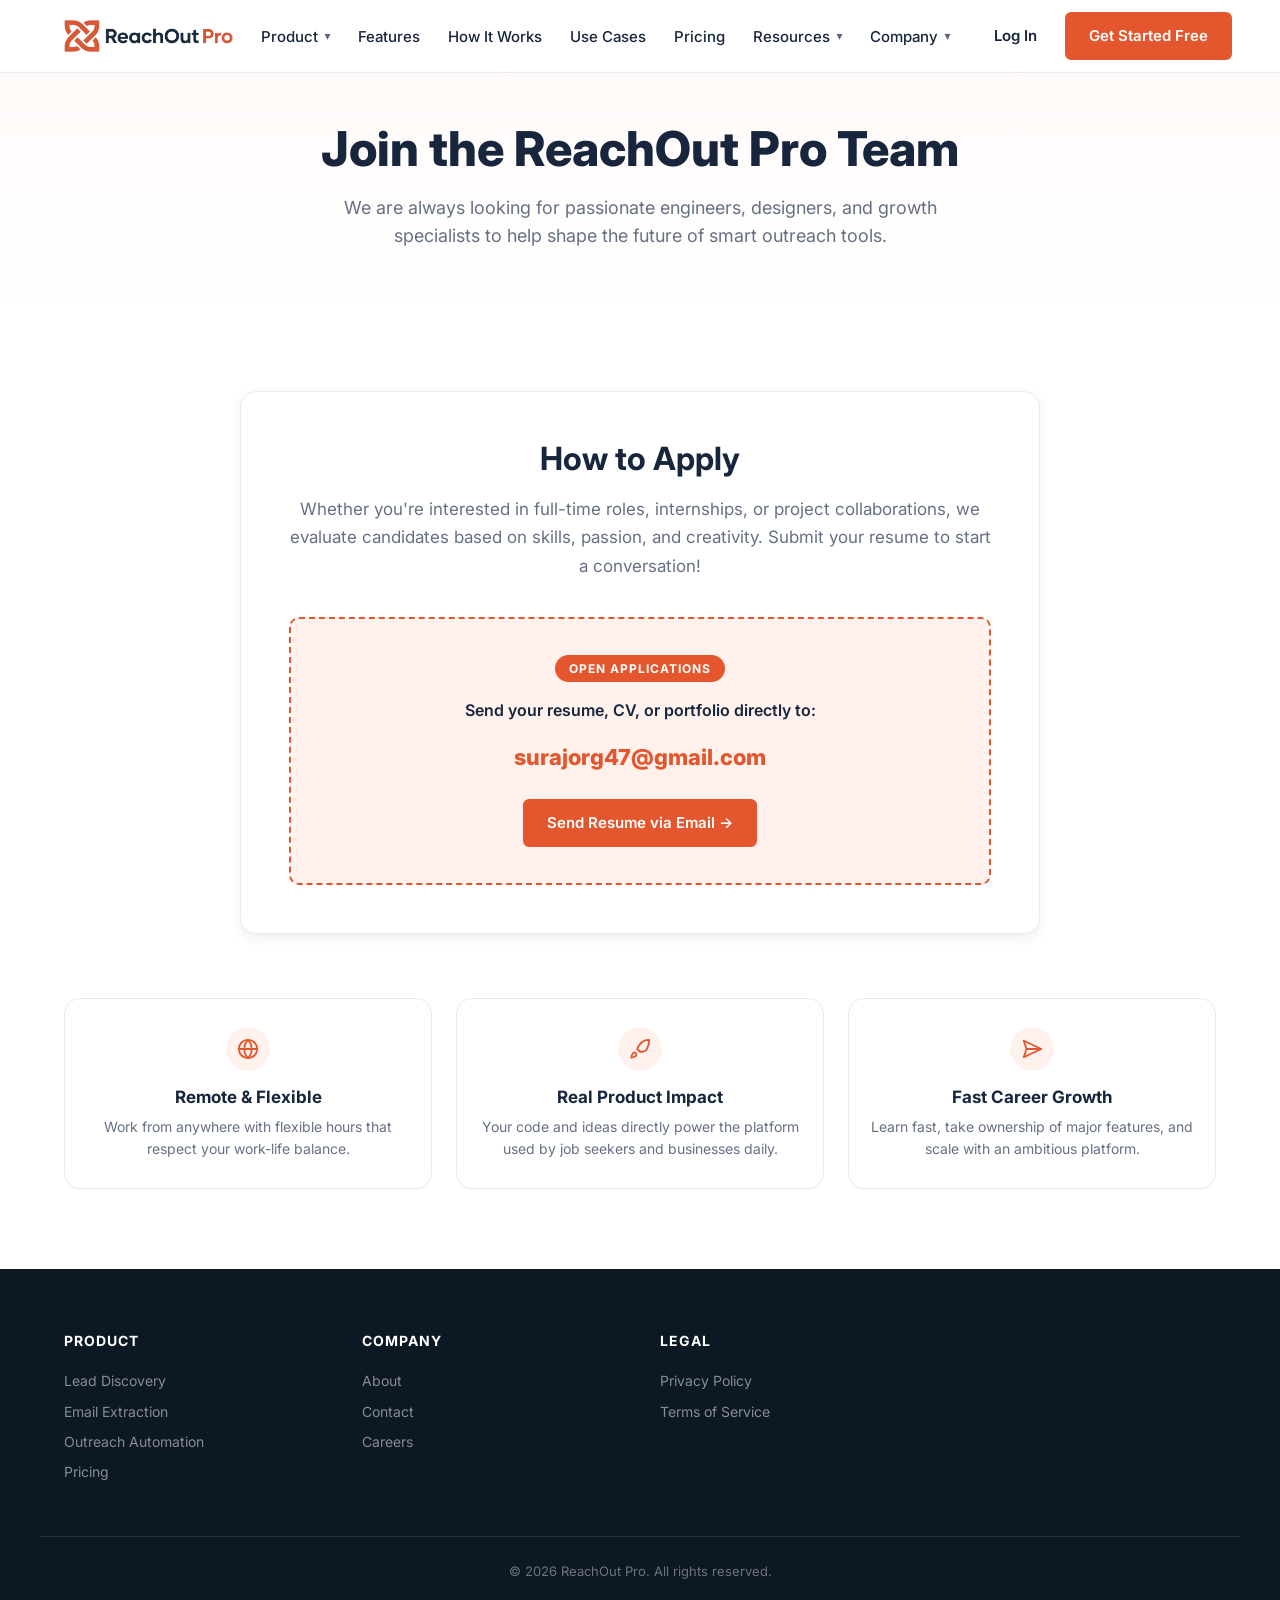
<file: careers.html>
<!DOCTYPE html>
<html lang="en">
<head>
  <meta charset="UTF-8" />
  <meta name="viewport" content="width=device-width, initial-scale=1.0" />
  <title>Careers — ReachOut Pro</title>
  <meta name="description" content="Explore career opportunities at ReachOut Pro. Send your resume and portfolio to surajorg47@gmail.com to join our team." />
  <!-- Canonical URL -->
  <link rel="canonical" href="https://reachoutpro.online/careers.html" />
  
  <!-- Favicons for Google Search Results & Browsers -->
  <link rel="icon" type="image/png" sizes="32x32" href="https://reachoutpro.online/assets/logo/favicon.png" />
  <link rel="icon" type="image/png" sizes="192x192" href="https://reachoutpro.online/assets/logo/favicon.png" />
  <link rel="apple-touch-icon" sizes="180x180" href="https://reachoutpro.online/assets/logo/favicon.png" />
  <link rel="shortcut icon" href="https://reachoutpro.online/assets/logo/favicon.png" />
  
  <!-- Open Graph -->
  <meta property="og:site_name" content="ReachOut Pro" />
  <meta property="og:title" content="Careers — ReachOut Pro" />
  <meta property="og:description" content="Explore career opportunities at ReachOut Pro. Send your resume and portfolio to surajorg47@gmail.com to join our team." />
  <meta property="og:url" content="https://reachoutpro.online/careers.html" />
  <meta property="og:image" content="https://reachoutpro.online/assets/logo/logo.png" />
  <link rel="stylesheet" href="styles/main.css" />
  <style>
    .page-hero { padding: 120px 0 60px; background: linear-gradient(180deg, var(--bg-soft) 0%, var(--bg) 100%); text-align: center; }
    .page-hero h1 { font-size: 3rem; color: var(--navy); margin-bottom: 16px; font-weight: 800; }
    .page-hero p { font-size: 1.125rem; color: var(--text-secondary); max-width: 620px; margin: 0 auto; line-height: 1.6; }
    .careers-content { padding: 80px 0; background: var(--bg); }
    .careers-card-box { background: #fff; border: 1px solid var(--border); border-radius: var(--radius-lg); padding: 48px; max-width: 800px; margin: 0 auto; text-align: center; box-shadow: var(--shadow-md); }
    .careers-card-box h2 { font-size: 2rem; color: var(--navy); margin-bottom: 16px; }
    .careers-card-box p.intro { font-size: 1.0625rem; color: var(--text-secondary); line-height: 1.7; margin-bottom: 36px; }
    .email-submission-box { background: var(--orange-light); border: 2px dashed var(--orange); border-radius: var(--radius-md); padding: 36px 28px; display: flex; flex-direction: column; align-items: center; gap: 16px; }
    .email-submission-box .badge { background: var(--orange); color: #fff; font-size: 0.75rem; font-weight: 700; letter-spacing: 1px; padding: 4px 14px; border-radius: 99px; text-transform: uppercase; }
    .email-submission-box p { font-size: 1rem; font-weight: 600; color: var(--navy); margin: 0; }
    .email-submission-box a.send-resume-btn { font-size: 1.375rem; font-weight: 800; color: var(--orange); word-break: break-all; transition: var(--transition); }
    .email-submission-box a.send-resume-btn:hover { text-decoration: underline; color: #c94824; }
    .perks-grid { display: grid; grid-template-columns: repeat(3, 1fr); gap: 24px; margin-top: 64px; }
    .perk-card { background: #fff; border: 1px solid var(--border); border-radius: var(--radius-lg); padding: 28px 20px; text-align: center; }
    .perk-card h3 { font-size: 1.0625rem; color: var(--navy); margin-bottom: 8px; }
    .perk-card p { font-size: 0.875rem; color: var(--text-secondary); line-height: 1.6; }
    @media(max-width: 960px) { .perks-grid { grid-template-columns: 1fr; } .careers-card-box { padding: 32px 20px; } }
  </style>
</head>
<body>

<!-- ===== Navbar ===== -->
<header class="navbar">
  <div class="container">
    <a href="index.html" class="logo"><img src="assets/logo/logo.png" alt="ReachOut Pro" /></a>
    <nav class="nav-links">
      <ul>
        <li class="dropdown">
          <a href="#" class="nav-item">Product <span class="arrow">▾</span></a>
          <ul class="dropdown-menu">
            <li><a href="index.html#lead-discovery">Lead Discovery</a></li>
            <li><a href="index.html#email-extraction">Email Extraction</a></li>
            <li><a href="index.html#cold-outreach">Cold Email Outreach</a></li>
            <li><a href="index.html#campaign-automation">Campaign Automation</a></li>
            <li><a href="index.html#analytics-preview">Analytics</a></li>
          </ul>
        </li>
        <li><a href="index.html#features" class="nav-item">Features</a></li>
        <li><a href="index.html#how-it-works" class="nav-item">How It Works</a></li>
        <li><a href="index.html#use-cases" class="nav-item">Use Cases</a></li>
        <li><a href="index.html#pricing" class="nav-item">Pricing</a></li>
        <li class="dropdown">
          <a href="#" class="nav-item">Resources <span class="arrow">▾</span></a>
          <ul class="dropdown-menu">
            <li><a href="blog.html">Blog</a></li>
            <li><a href="#">Guides</a></li>
            <li><a href="#">Help Center</a></li>
            <li><a href="#">Documentation</a></li>
          </ul>
        </li>
        <li class="dropdown">
          <a href="#" class="nav-item">Company <span class="arrow">▾</span></a>
          <ul class="dropdown-menu">
            <li><a href="about.html">About Us</a></li>
            <li><a href="contact.html">Contact</a></li>
            <li><a href="careers.html">Careers</a></li>
          </ul>
        </li>
      </ul>
    </nav>
    <div class="auth-actions">
      <a href="https://application.reachoutpro.online/" class="btn btn-link">Log In</a>
      <a href="https://application.reachoutpro.online/" class="btn btn-primary">Get Started Free</a>
    </div>
    <button class="hamburger" aria-label="Open menu"><span></span><span></span><span></span></button>
  </div>
</header>

<!-- ===== Page Hero ===== -->
<section class="page-hero">
  <div class="container">
    <h1>Join the ReachOut Pro Team</h1>
    <p>We are always looking for passionate engineers, designers, and growth specialists to help shape the future of smart outreach tools.</p>
  </div>
</section>

<!-- ===== Careers Main ===== -->
<section class="careers-content">
  <div class="container">
    <div class="careers-card-box">
      <h2>How to Apply</h2>
      <p class="intro">Whether you're interested in full-time roles, internships, or project collaborations, we evaluate candidates based on skills, passion, and creativity. Submit your resume to start a conversation!</p>
      
      <div class="email-submission-box">
        <span class="badge">Open Applications</span>
        <p>Send your resume, CV, or portfolio directly to:</p>
        <a href="mailto:surajorg47@gmail.com" class="send-resume-btn">surajorg47@gmail.com</a>
        <a href="mailto:surajorg47@gmail.com?subject=Application%20for%20ReachOut%20Pro" class="btn btn-primary" style="margin-top:8px;">Send Resume via Email →</a>
      </div>
    </div>

    <div class="perks-grid">
      <div class="perk-card">
        <div style="width:44px; height:44px; background:var(--orange-light); border-radius:50%; display:flex; align-items:center; justify-content:center; color:var(--orange); margin:0 auto 16px;">
          <svg width="22" height="22" viewBox="0 0 24 24" fill="none" stroke="currentColor" stroke-width="2" stroke-linecap="round" stroke-linejoin="round"><circle cx="12" cy="12" r="10"/><path d="M12 2a14.5 14.5 0 0 0 0 20 14.5 14.5 0 0 0 0-20"/><path d="M2 12h20"/></svg>
        </div>
        <h3>Remote & Flexible</h3>
        <p>Work from anywhere with flexible hours that respect your work-life balance.</p>
      </div>
      <div class="perk-card">
        <div style="width:44px; height:44px; background:var(--orange-light); border-radius:50%; display:flex; align-items:center; justify-content:center; color:var(--orange); margin:0 auto 16px;">
          <svg width="22" height="22" viewBox="0 0 24 24" fill="none" stroke="currentColor" stroke-width="2" stroke-linecap="round" stroke-linejoin="round"><path d="M4.5 16.5c-1.5 1.26-2 5-2 5s3.74-.5 5-2c.71-.84.7-2.13-.09-2.91a2.18 2.18 0 0 0-2.91-.09z"/><path d="m12 15-3-3a22 22 0 0 1 2-3.95A12.88 12.88 0 0 1 22 2c0 2.72-.78 7.5-3.05 11a22.35 22.35 0 0 1-3.95 2z"/></svg>
        </div>
        <h3>Real Product Impact</h3>
        <p>Your code and ideas directly power the platform used by job seekers and businesses daily.</p>
      </div>
      <div class="perk-card">
        <div style="width:44px; height:44px; background:var(--orange-light); border-radius:50%; display:flex; align-items:center; justify-content:center; color:var(--orange); margin:0 auto 16px;">
          <svg width="22" height="22" viewBox="0 0 24 24" fill="none" stroke="currentColor" stroke-width="2" stroke-linecap="round" stroke-linejoin="round"><path d="m3 3 3 9-3 9 19-9Z"/><path d="M6 12h16"/></svg>
        </div>
        <h3>Fast Career Growth</h3>
        <p>Learn fast, take ownership of major features, and scale with an ambitious platform.</p>
      </div>
    </div>
  </div>
</section>

<!-- ===== Footer ===== -->
<footer class="site-footer">
  <div class="container footer-grid">
    <div class="footer-column">
      <h4>Product</h4>
      <ul>
        <li><a href="index.html#lead-discovery">Lead Discovery</a></li>
        <li><a href="index.html#email-extraction">Email Extraction</a></li>
        <li><a href="index.html#cold-outreach">Outreach Automation</a></li>
        <li><a href="index.html#pricing">Pricing</a></li>
      </ul>
    </div>
    <div class="footer-column">
      <h4>Company</h4>
      <ul>
        <li><a href="about.html">About</a></li>
        <li><a href="contact.html">Contact</a></li>
        <li><a href="careers.html">Careers</a></li>
      </ul>
    </div>
    <div class="footer-column">
      <h4>Legal</h4>
      <ul>
        <li><a href="#">Privacy Policy</a></li>
        <li><a href="#">Terms of Service</a></li>
      </ul>
    </div>
  </div>
  <div class="footer-bottom container">
    <p>&copy; 2026 ReachOut Pro. All rights reserved.</p>
  </div>
</footer>

<script src="scripts/main.js"></script>
</body>
</html>
</file>
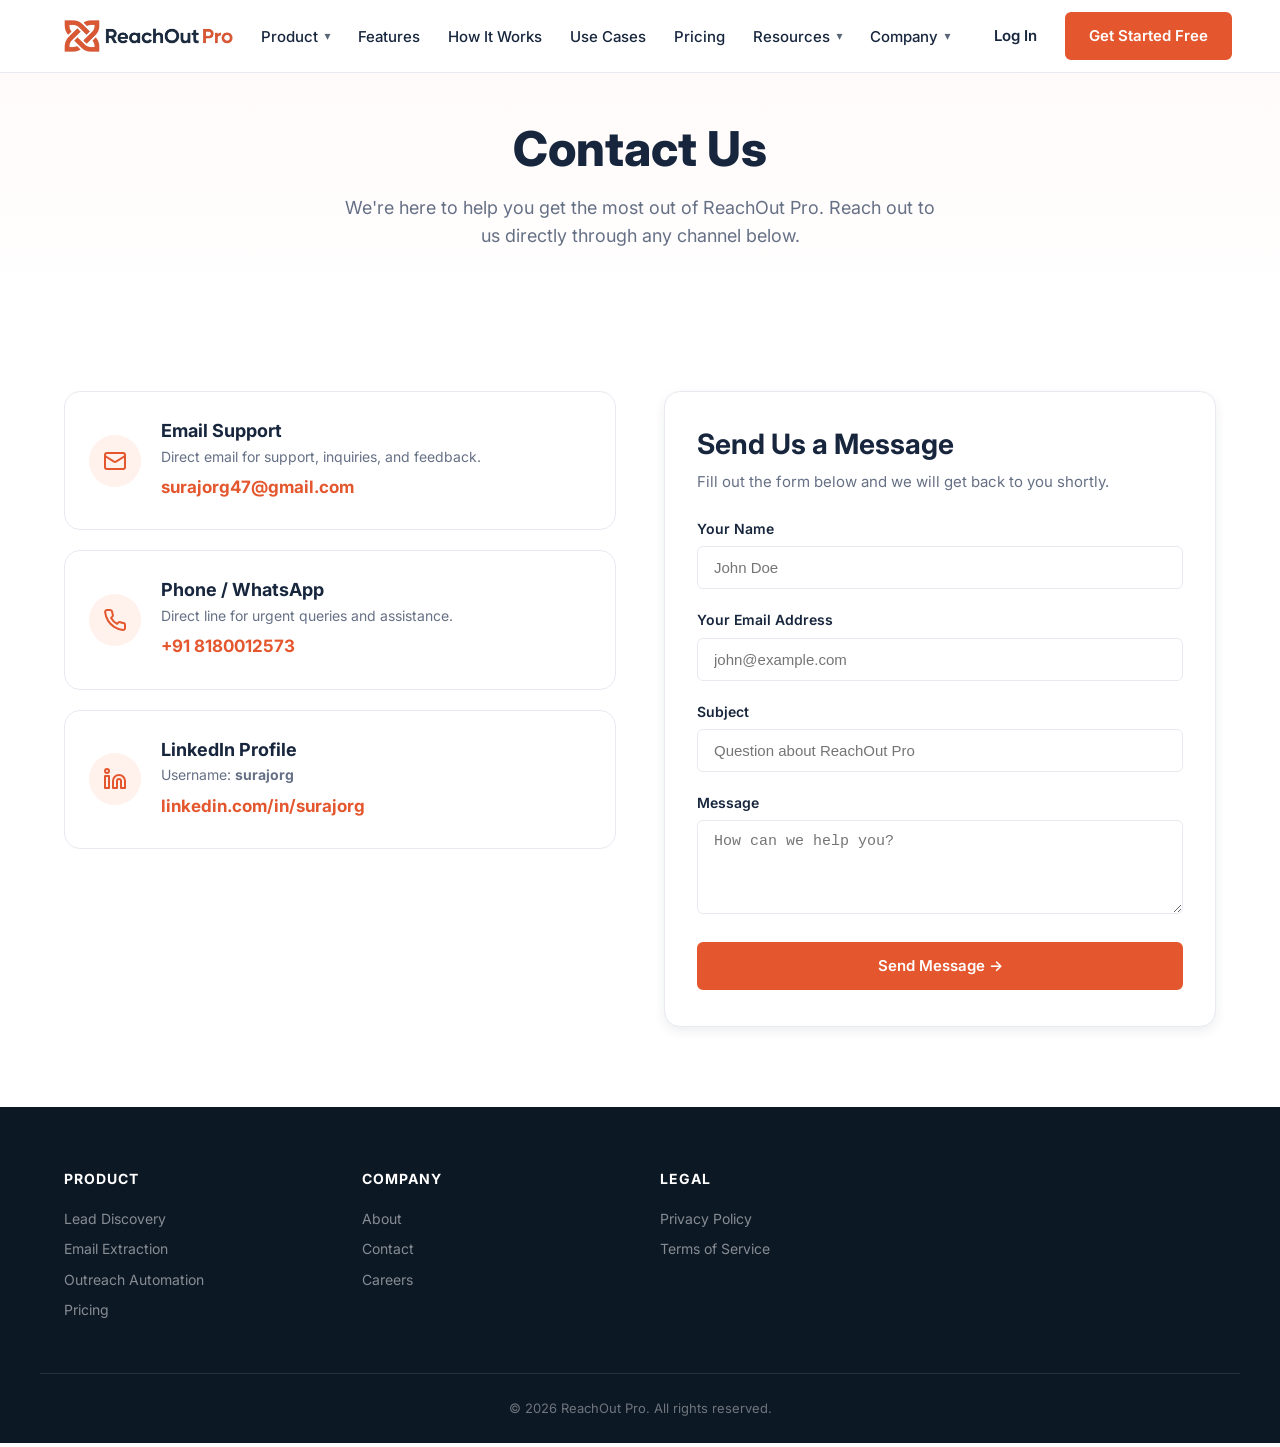
<file: contact.html>
<!DOCTYPE html>
<html lang="en">
<head>
  <meta charset="UTF-8" />
  <meta name="viewport" content="width=device-width, initial-scale=1.0" />
  <title>Contact Us — ReachOut Pro</title>
  <meta name="description" content="Get in touch with ReachOut Pro. Contact us via email surajorg47@gmail.com, phone 8180012573, or connect on LinkedIn." />
  <!-- Canonical URL -->
  <link rel="canonical" href="https://reachoutpro.online/contact.html" />
  
  <!-- Favicons for Google Search Results & Browsers -->
  <link rel="icon" type="image/png" sizes="32x32" href="https://reachoutpro.online/assets/logo/favicon.png" />
  <link rel="icon" type="image/png" sizes="192x192" href="https://reachoutpro.online/assets/logo/favicon.png" />
  <link rel="apple-touch-icon" sizes="180x180" href="https://reachoutpro.online/assets/logo/favicon.png" />
  <link rel="shortcut icon" href="https://reachoutpro.online/assets/logo/favicon.png" />
  
  <!-- Open Graph -->
  <meta property="og:site_name" content="ReachOut Pro" />
  <meta property="og:title" content="Contact Us — ReachOut Pro" />
  <meta property="og:description" content="Get in touch with ReachOut Pro. Contact us via email surajorg47@gmail.com, phone 8180012573, or connect on LinkedIn." />
  <meta property="og:url" content="https://reachoutpro.online/contact.html" />
  <meta property="og:image" content="https://reachoutpro.online/assets/logo/logo.png" />
  <link rel="stylesheet" href="styles/main.css" />
  <style>
    .page-hero { padding: 120px 0 60px; background: linear-gradient(180deg, var(--bg-soft) 0%, var(--bg) 100%); text-align: center; }
    .page-hero h1 { font-size: 3rem; color: var(--navy); margin-bottom: 16px; font-weight: 800; }
    .page-hero p { font-size: 1.125rem; color: var(--text-secondary); max-width: 600px; margin: 0 auto; line-height: 1.6; }
    .contact-page-section { padding: 80px 0; background: var(--bg); }
    .contact-layout { display: grid; grid-template-columns: 1fr 1fr; gap: 48px; align-items: start; }
    .contact-cards-container { display: flex; flex-direction: column; gap: 20px; }
    .contact-channel-card { background: #fff; border: 1px solid var(--border); border-radius: var(--radius-lg); padding: 28px 24px; display: flex; align-items: center; gap: 20px; transition: var(--transition); }
    .contact-channel-card:hover { transform: translateY(-3px); box-shadow: var(--shadow-md); border-color: var(--orange); }
    .c-icon-bg { width: 52px; height: 52px; background: var(--orange-light); border-radius: 50%; display: flex; align-items: center; justify-content: center; color: var(--orange); flex-shrink: 0; }
    .c-details h3 { font-size: 1.125rem; color: var(--navy); margin-bottom: 4px; }
    .c-details p { font-size: 0.875rem; color: var(--text-secondary); margin-bottom: 6px; }
    .c-details a { font-weight: 700; color: var(--orange); font-size: 1.0625rem; word-break: break-all; }
    .c-details a:hover { text-decoration: underline; }
    .contact-form-box { background: #fff; border: 1px solid var(--border); border-radius: var(--radius-lg); padding: 36px 32px; box-shadow: var(--shadow-md); }
    .contact-form-box h2 { font-size: 1.75rem; color: var(--navy); margin-bottom: 8px; }
    .contact-form-box p { font-size: 0.9375rem; color: var(--text-secondary); margin-bottom: 24px; }
    .form-group { margin-bottom: 20px; }
    .form-group label { display: block; font-size: 0.875rem; font-weight: 600; color: var(--navy); margin-bottom: 6px; }
    .form-group input, .form-group textarea { width: 100%; padding: 12px 16px; border: 1px solid var(--border); border-radius: var(--radius-sm); font-size: 0.9375rem; color: var(--text); outline: none; transition: var(--transition); }
    .form-group input:focus, .form-group textarea:focus { border-color: var(--orange); box-shadow: 0 0 0 3px rgba(228,87,46,0.12); }
    @media(max-width: 960px) { .contact-layout { grid-template-columns: 1fr; } }
  </style>
</head>
<body>

<!-- ===== Navbar ===== -->
<header class="navbar">
  <div class="container">
    <a href="index.html" class="logo"><img src="assets/logo/logo.png" alt="ReachOut Pro" /></a>
    <nav class="nav-links">
      <ul>
        <li class="dropdown">
          <a href="#" class="nav-item">Product <span class="arrow">▾</span></a>
          <ul class="dropdown-menu">
            <li><a href="index.html#lead-discovery">Lead Discovery</a></li>
            <li><a href="index.html#email-extraction">Email Extraction</a></li>
            <li><a href="index.html#cold-outreach">Cold Email Outreach</a></li>
            <li><a href="index.html#campaign-automation">Campaign Automation</a></li>
            <li><a href="index.html#analytics-preview">Analytics</a></li>
          </ul>
        </li>
        <li><a href="index.html#features" class="nav-item">Features</a></li>
        <li><a href="index.html#how-it-works" class="nav-item">How It Works</a></li>
        <li><a href="index.html#use-cases" class="nav-item">Use Cases</a></li>
        <li><a href="index.html#pricing" class="nav-item">Pricing</a></li>
        <li class="dropdown">
          <a href="#" class="nav-item">Resources <span class="arrow">▾</span></a>
          <ul class="dropdown-menu">
            <li><a href="blog.html">Blog</a></li>
            <li><a href="#">Guides</a></li>
            <li><a href="#">Help Center</a></li>
            <li><a href="#">Documentation</a></li>
          </ul>
        </li>
        <li class="dropdown">
          <a href="#" class="nav-item">Company <span class="arrow">▾</span></a>
          <ul class="dropdown-menu">
            <li><a href="about.html">About Us</a></li>
            <li><a href="contact.html">Contact</a></li>
            <li><a href="careers.html">Careers</a></li>
          </ul>
        </li>
      </ul>
    </nav>
    <div class="auth-actions">
      <a href="https://application.reachoutpro.online/" class="btn btn-link">Log In</a>
      <a href="https://application.reachoutpro.online/" class="btn btn-primary">Get Started Free</a>
    </div>
    <button class="hamburger" aria-label="Open menu"><span></span><span></span><span></span></button>
  </div>
</header>

<!-- ===== Page Hero ===== -->
<section class="page-hero">
  <div class="container">
    <h1>Contact Us</h1>
    <p>We're here to help you get the most out of ReachOut Pro. Reach out to us directly through any channel below.</p>
  </div>
</section>

<!-- ===== Contact Content ===== -->
<section class="contact-page-section">
  <div class="container">
    <div class="contact-layout">
      
      <!-- Direct Info Cards -->
      <div class="contact-cards-container">
        <div class="contact-channel-card">
          <div class="c-icon-bg">
            <svg width="24" height="24" viewBox="0 0 24 24" fill="none" stroke="currentColor" stroke-width="2" stroke-linecap="round" stroke-linejoin="round"><rect width="20" height="16" x="2" y="4" rx="2"/><path d="m22 7-8.97 5.7a1.94 1.94 0 0 1-2.06 0L2 7"/></svg>
          </div>
          <div class="c-details">
            <h3>Email Support</h3>
            <p>Direct email for support, inquiries, and feedback.</p>
            <a href="mailto:surajorg47@gmail.com">surajorg47@gmail.com</a>
          </div>
        </div>

        <div class="contact-channel-card">
          <div class="c-icon-bg">
            <svg width="24" height="24" viewBox="0 0 24 24" fill="none" stroke="currentColor" stroke-width="2" stroke-linecap="round" stroke-linejoin="round"><path d="M22 16.92v3a2 2 0 0 1-2.18 2 19.79 19.79 0 0 1-8.63-3.07 19.5 19.5 0 0 1-6-6 19.79 19.79 0 0 1-3.07-8.67A2 2 0 0 1 4.11 2h3a2 2 0 0 1 2 1.72 12.84 12.84 0 0 0 .7 2.81 2 2 0 0 1-.45 2.11L8.09 9.91a16 16 0 0 0 6 6l1.27-1.27a2 2 0 0 1 2.11-.45 12.84 12.84 0 0 0 2.81.7A2 2 0 0 1 22 16.92z"/></svg>
          </div>
          <div class="c-details">
            <h3>Phone / WhatsApp</h3>
            <p>Direct line for urgent queries and assistance.</p>
            <a href="tel:8180012573">+91 8180012573</a>
          </div>
        </div>

        <div class="contact-channel-card">
          <div class="c-icon-bg">
            <svg width="24" height="24" viewBox="0 0 24 24" fill="none" stroke="currentColor" stroke-width="2" stroke-linecap="round" stroke-linejoin="round"><path d="M16 8a6 6 0 0 1 6 6v7h-4v-7a2 2 0 0 0-2-2 2 2 0 0 0-2 2v7h-4v-7a6 6 0 0 1 6-6z"/><rect width="4" height="12" x="2" y="9"/><circle cx="4" cy="4" r="2"/></svg>
          </div>
          <div class="c-details">
            <h3>LinkedIn Profile</h3>
            <p>Username: <strong>surajorg</strong></p>
            <a href="https://linkedin.com/in/surajorg" target="_blank" rel="noopener">linkedin.com/in/surajorg</a>
          </div>
        </div>
      </div>

      <!-- Send Message Form -->
      <div class="contact-form-box">
        <h2>Send Us a Message</h2>
        <p>Fill out the form below and we will get back to you shortly.</p>
        <form onsubmit="event.preventDefault(); alert('Thank you for contacting us! We will reply to your email soon.');">
          <div class="form-group">
            <label for="name">Your Name</label>
            <input type="text" id="name" placeholder="John Doe" required />
          </div>
          <div class="form-group">
            <label for="email">Your Email Address</label>
            <input type="email" id="email" placeholder="john@example.com" required />
          </div>
          <div class="form-group">
            <label for="subject">Subject</label>
            <input type="text" id="subject" placeholder="Question about ReachOut Pro" required />
          </div>
          <div class="form-group">
            <label for="message">Message</label>
            <textarea id="message" rows="4" placeholder="How can we help you?" required></textarea>
          </div>
          <button type="submit" class="btn btn-primary" style="width:100%; justify-content:center;">Send Message →</button>
        </form>
      </div>

    </div>
  </div>
</section>

<!-- ===== Footer ===== -->
<footer class="site-footer">
  <div class="container footer-grid">
    <div class="footer-column">
      <h4>Product</h4>
      <ul>
        <li><a href="index.html#lead-discovery">Lead Discovery</a></li>
        <li><a href="index.html#email-extraction">Email Extraction</a></li>
        <li><a href="index.html#cold-outreach">Outreach Automation</a></li>
        <li><a href="index.html#pricing">Pricing</a></li>
      </ul>
    </div>
    <div class="footer-column">
      <h4>Company</h4>
      <ul>
        <li><a href="about.html">About</a></li>
        <li><a href="contact.html">Contact</a></li>
        <li><a href="careers.html">Careers</a></li>
      </ul>
    </div>
    <div class="footer-column">
      <h4>Legal</h4>
      <ul>
        <li><a href="#">Privacy Policy</a></li>
        <li><a href="#">Terms of Service</a></li>
      </ul>
    </div>
  </div>
  <div class="footer-bottom container">
    <p>&copy; 2026 ReachOut Pro. All rights reserved.</p>
  </div>
</footer>

<script src="scripts/main.js"></script>
</body>
</html>
</file>
<file: styles/main.css>
@import url('https://fonts.googleapis.com/css2?family=Inter:wght@400;500;600;700;800&display=swap');
@import 'variables.css';
@import 'navbar.css';
@import 'hero.css';
@import 'features.css';
@import 'showcase.css';
@import 'sections.css';
@import 'footer.css';
@import 'blog.css';
</file>
